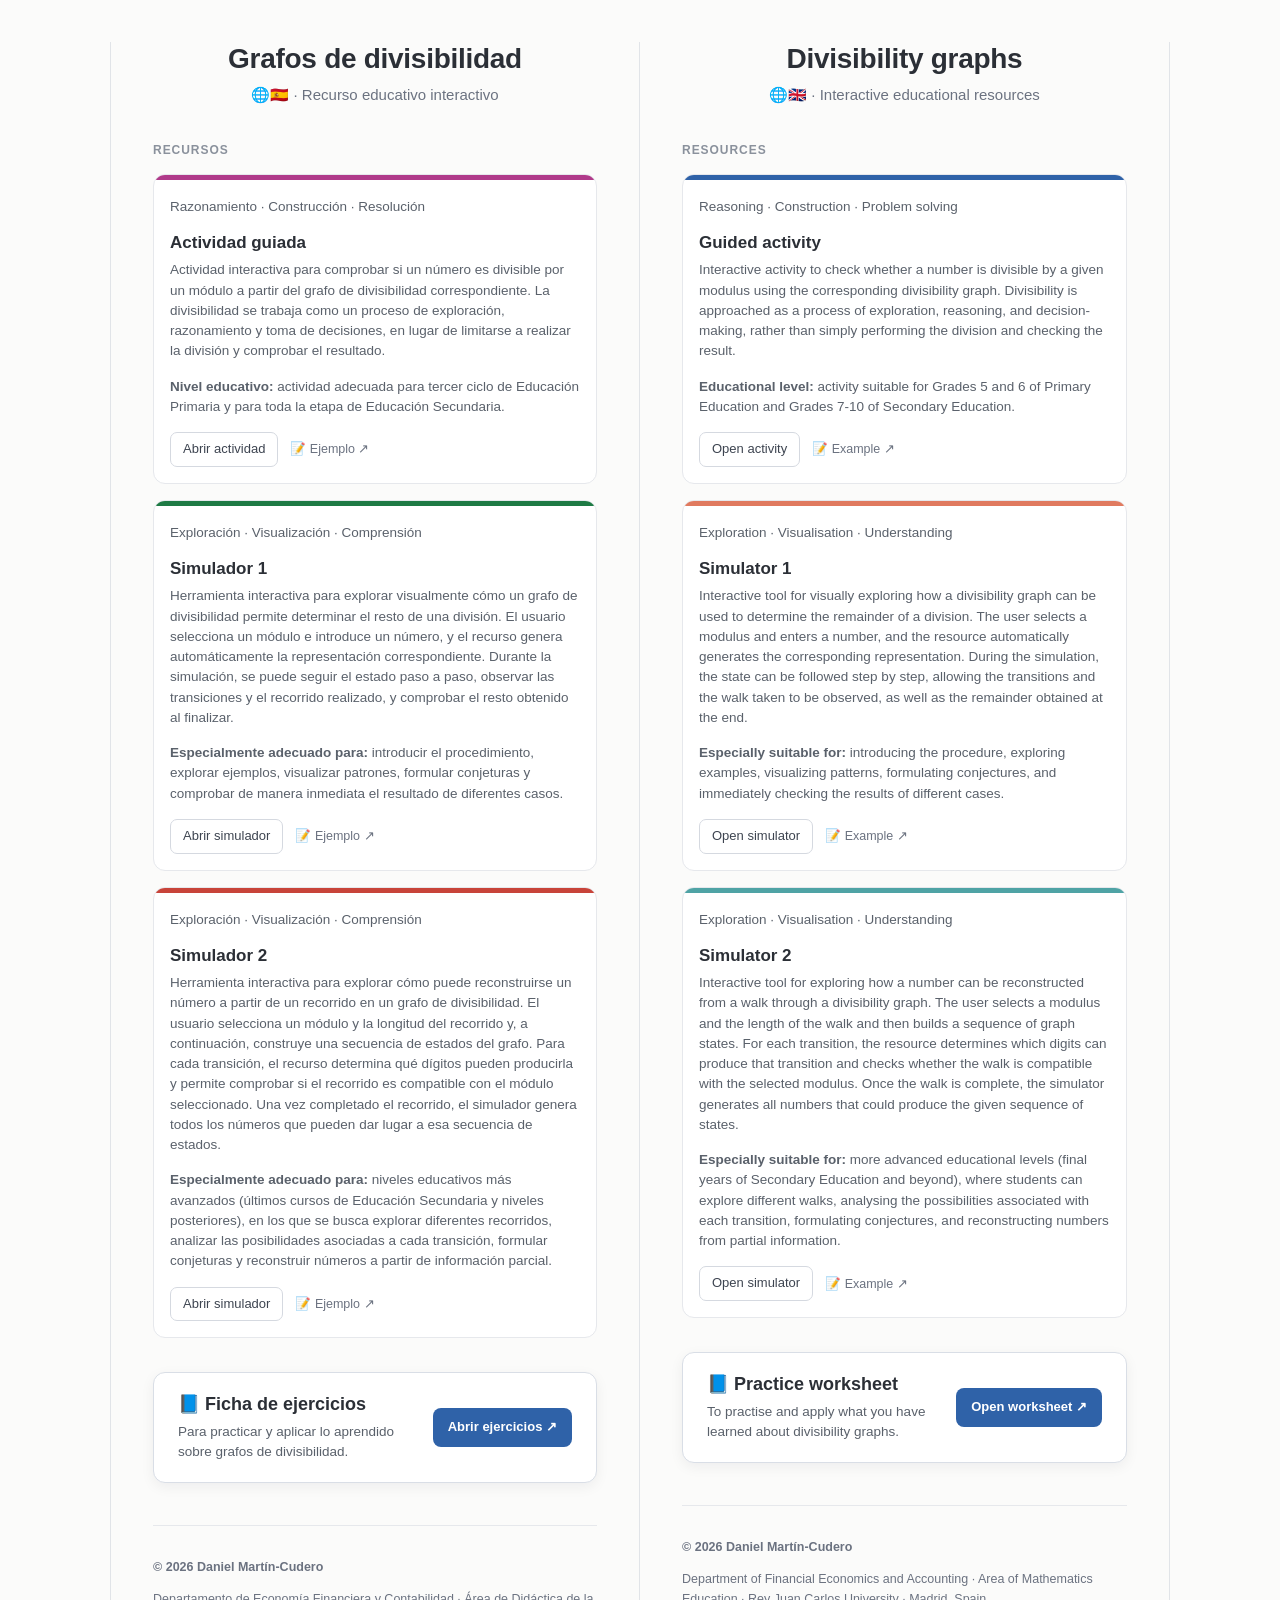
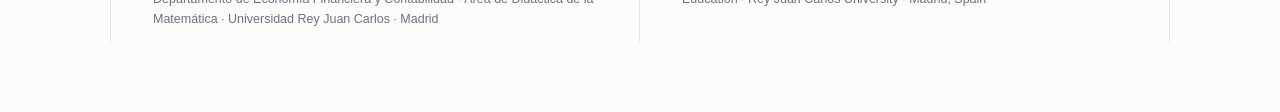
<file: index.html>
<!DOCTYPE html>

<html lang="es">

<head>
  <meta charset="utf-8">
  <meta name="viewport" content="width=device-width, initial-scale=1">
  <title>Recursos interactivos · Interactive resources</title>

  <style>

    * {
      box-sizing: border-box;
    }

    html, body {
      margin: 0;
    }

    body {
      font: 15px/1.6 -apple-system, BlinkMacSystemFont,
            "Segoe UI", Roboto, Helvetica, Arial, sans-serif;
      color: #2b2f36;
      background: #fbfbfa;
    }

    .envoltorio {
      max-width: 1100px;
      margin: 0 auto;
      padding: 42px 20px 70px;
    }

    /* =========================================
       CONTENEDOR DE LAS DOS VERSIONES
       ========================================= */

    .versiones {
      display: grid;
      grid-template-columns: 1fr 1fr;
    }

    /* =========================================
       CADA VERSIÓN
       ========================================= */

    .version {
      padding: 0 42px;
    }

    .version-es {
      border-left: 1px solid #e1e4e8;
      border-right: 1px solid #e1e4e8;
     }

    .version-en {
      border-right: 1px solid #e1e4e8;
     }

    /* =========================================
       CABECERA
       ========================================= */

    .cabecera {
      text-align: center;
      margin-bottom: 34px;
    }

    .cabecera h1 {
      font-size: 28px;
      line-height: 1.2;
      margin: 0 0 7px;
      letter-spacing: -0.01em;
    }

    .cabecera .sub {
      color: #6b7280;
      font-size: 15px;
      margin: 0 0 20px;
      text-align: center;
    }

    .cabecera p {
      max-width: 65ch;
      margin: 0 auto;
      color: #4f5661;
      text-align: left;
    }

    /* =========================================
       TÍTULO DE RECURSOS
       ========================================= */

    .titulo-recursos {
      font-size: 12px;
      text-transform: uppercase;
      letter-spacing: .08em;
      color: #8a919c;
      font-weight: 600;
      margin: 0 0 14px;
    }

    /* =========================================
       TARJETAS
       ========================================= */

    .rejilla {
      display: grid;
      grid-template-columns: 1fr;
      gap: 16px;
    }

    .tarjeta {
      background: #fff;
      border: 1px solid #e6e8ec;
      border-radius: 12px;
      overflow: hidden;
      display: flex;
      flex-direction: column;
      transition: box-shadow .15s, transform .15s;
    }

    .tarjeta:hover {
      box-shadow: 0 8px 26px rgba(20,25,35,.10);
      transform: translateY(-2px);
    }

    /* =========================================
       BARRA DE COLOR
       ========================================= */

    .banda {
      height: 5px;
      flex-shrink: 0;
    }

    /* =========================================
       CUERPO
       ========================================= */

    .cuerpo {
      padding: 17px 16px 16px;
      display: flex;
      flex-direction: column;
      flex: 1;
    }

    .cuerpo h3 {
      margin: 0 0 7px;
      font-size: 17px;
      line-height: 1.25;
    }

    .cuerpo p {
      margin: 0 0 15px;
      font-size: 13.5px;
      line-height: 1.5;
      color: #5a616b;
      flex: 1;
    }

   .cuerpo h3 a {
      color: inherit;
      text-decoration: none;
      transition: color .15s;
    }

    .cuerpo h3 a:hover {
      color: #2f62a8;
    }

    /* =========================================
       ENLACES
       ========================================= */

    .enlaces {
      display: flex;
      align-items: center;
      gap: 12px;
      flex-wrap: wrap;
    }

    .abrir {
      display: inline-block;
      font-size: 13px;
      padding: 6px 12px;
      border: 1px solid #d5d9e0;
      border-radius: 7px;
      background: #fff;
      color: #3d4450;
      text-decoration: none;
    }

    .abrir:hover {
      background: #f0f2f5;
    }

    .ficha-ejercicios {
      transition: box-shadow .15s, transform .15s;
    }

    .ficha-ejercicios:hover {
      box-shadow: 0 8px 26px rgba(20,25,35,.10);
      transform: translateY(-2px);
    }

    .titulo-ficha {
      color: #2b2f36 !important;
      text-decoration: none;
      transition: color .15s;
    }

    .titulo-ficha:hover {
      color: #2f62a8 !important;
    }

    .boton-ficha {
      transition: background .15s;
    }

    .boton-ficha:hover {
      background: #254f87 !important;
    }

    .ficha {
      font-size: 12.5px;
      color: #6b7280;
      text-decoration: none;
    }

    .ficha:hover {
      color: #2f62a8;
      text-decoration: underline;
    }

    /* =========================================
       PIE
       ========================================= */

    .pie {
      margin-top: 42px;
      padding-top: 18px;
      border-top: 1px solid #e6e8ec;
      font-size: 12.5px;
      color: #6b7280;
      text-align: left;
      width: 100%;
    }

    /* =========================================
       MÓVILES
       ========================================= */

    @media (max-width: 900px) {

      .versiones {
        grid-template-columns: 1fr;
      }

      .version {
        padding: 0;
      }

     .version-es {
       border-left: none;
       border-right: none;
       border-bottom: 1px solid #e1e4e8;
       padding-bottom: 40px;
       margin-bottom: 40px;
     }

     .version-en {
       border-right: none;
     }

     .cabecera h1 {
       font-size: 26px;
     }

     .envoltorio {
       padding: 30px 18px 50px;
     }
  }

  </style>

</head>

<body>

<div class="envoltorio">

<div class="versiones">

<!-- ================================================= -->
<!-- VERSIÓN EN ESPAÑOL                                -->
<!-- ================================================= -->

<section class="version version-es">

  <!-- CABECERA -->

  <header class="cabecera">

    <h1>
      Grafos de divisibilidad
    </h1>

    <p class="sub">
      🌐🇪🇸 · Recurso educativo interactivo
    </p>

  </header>

  <!-- RECURSOS -->

  <h2 class="titulo-recursos">
    Recursos
  </h2>

  <div class="rejilla">

    <!-- ================================================= -->
    <!-- ACTIVIDAD GUIADA -->
    <!-- ================================================= -->

    <article class="tarjeta">

      <div
        class="banda"
        style="background:#b03a8a"
      ></div>

      <div class="cuerpo">

        <p class="etiqueta">
          Razonamiento · Construcción · Resolución
        </p>

        <h3>
	  <a href="guided-activity/activity-es.html">
          Actividad guiada
	  </a>
        </h3>

        <p>
          Actividad interactiva para comprobar si un número es divisible
	  por un módulo a partir del grafo de divisibilidad correspondiente.
	  La divisibilidad se trabaja como un proceso de exploración,
          razonamiento y toma de decisiones, en lugar de limitarse a 
	  realizar la división y comprobar el resultado.
        </p>

        <p>
          <strong>Nivel educativo:</strong>
          actividad adecuada para  tercer ciclo de Educación Primaria y para
	  toda la etapa de Educación Secundaria.
        </p>

        <div class="enlaces">

          <a
            class="abrir"
            href="guided-activity/activity-es.html"
          >
            Abrir actividad
          </a>

          <a
            class="ficha"
            href="materials/example-guided-activity-es.pdf"
            target="_blank"
            rel="noopener"
          >
            📝 Ejemplo ↗
          </a>

        </div>

      </div>

    </article>

    <!-- ================================================= -->
    <!-- SIMULADOR 1-->
    <!-- ================================================= -->

    <article class="tarjeta">

      <div
        class="banda"
        style="background:#1e7a44"
      ></div>

      <div class="cuerpo">

        <p class="etiqueta">
          Exploración · Visualización · Comprensión
        </p>

        <h3>
          <a href="simulator/activity-simulator/activity-simulator-es.html">
	  Simulador 1
	  </a>
        </h3>

        <p>
          Herramienta interactiva para explorar visualmente cómo un 
	  grafo de divisibilidad permite determinar el resto de una
	  división. El usuario selecciona un módulo e introduce un número,
	  y el recurso genera automáticamente la representación correspondiente.
	  Durante la simulación, se puede seguir el estado paso a paso, observar
	  las transiciones y el recorrido realizado, y comprobar el resto obtenido
	  al finalizar.
        </p>

        <p>
          <strong>Especialmente adecuado para:</strong>
          introducir el procedimiento, explorar ejemplos, visualizar
          patrones, formular conjeturas y comprobar de manera inmediata
          el resultado de diferentes casos.
        </p>

        <div class="enlaces">

          <a
            class="abrir"
            href="simulator/activity-simulator/activity-simulator-es.html"
          >
            Abrir simulador
          </a>

          <a
            class="ficha"
            href="materials/example-activity-simulator-es.pdf"
            target="_blank"
            rel="noopener"
          >
            📝 Ejemplo ↗
          </a>

        </div>

      </div>

    </article>

    <!-- ================================================= -->
    <!-- SIMULADOR 2-->
    <!-- ================================================= -->

    <article class="tarjeta">

      <div
        class="banda"
        style="background:#c8443a"
      ></div>

      <div class="cuerpo">

        <p class="etiqueta">
          Exploración · Visualización · Comprensión
        </p>

        <h3>
          <a href="simulator/reconstruction-simulator/reconstruction-es.html">
	  Simulador 2
	  </a>
        </h3>

        <p>
          Herramienta interactiva para explorar cómo puede reconstruirse un número
	  a partir de un recorrido en un grafo de divisibilidad. El usuario selecciona
 	  un módulo y la longitud del recorrido y, a continuación, construye una
	  secuencia de estados del grafo. Para cada transición, el recurso determina 
	  qué dígitos pueden producirla y permite comprobar si el recorrido es compatible
	  con el módulo seleccionado. Una vez completado el recorrido, el simulador genera
	  todos los números que pueden dar lugar a esa secuencia de estados.
        </p>

        <p>
          <strong>Especialmente adecuado para:</strong>
          niveles educativos más avanzados (últimos cursos de Educación Secundaria y niveles
	  posteriores), en los que se busca explorar diferentes recorridos, analizar las
	  posibilidades asociadas a cada transición, formular conjeturas y reconstruir números
	  a partir de información parcial.
        </p>

        <div class="enlaces">

          <a
            class="abrir"
            href="simulator/reconstruction-simulator/reconstruction-es.html"
          >
            Abrir simulador
          </a>

          <a
            class="ficha"
            href="materials/example-reconstruction-es.pdf"
            target="_blank"
            rel="noopener"
          >
            📝 Ejemplo ↗
          </a>

        </div>

      </div>

    </article>

  </div>

  <!-- ========================================= -->
  <!-- FICHA DE EJERCICIOS                        -->
  <!-- ========================================= -->

  <section
    class="ficha-ejercicios"
    style="
      margin-top:34px;
      padding:20px 24px;
      border-radius:12px;
      background:#ffffff;
      border:1px solid #d9dee6;
      box-shadow:0 4px 14px rgba(20,25,35,.06);
      display:flex;
      align-items:center;
      justify-content:space-between;
      gap:24px;
    "
  >

    <div style="flex:1;">

      <h3
        style="
          margin:0 0 5px;
          font-size:18px;
          line-height:1.3;
          color:#2b2f36;
        "
      >
	<a
	  class="titulo-ficha"
	  href="materials/worksheet-es.pdf"
	  target="_blank"
	  rel="noopener"
	  style="color:inherit; text-decoration:none;"
	>
          📘 Ficha de ejercicios
	</a>
      </h3>

      <p
        style="
          margin:0;
          font-size:13.5px;
          line-height:1.5;
          color:#5a616b;
        "
      >
        Para practicar y aplicar lo aprendido sobre
	grafos de divisibilidad.
      </p>

    </div>

    <a
      class="boton-ficha"
      href="materials/worksheet-es.pdf"
      target="_blank"
      rel="noopener"
      style="
        display:inline-flex;
        align-items:center;
        gap:7px;
        flex-shrink:0;
        padding:9px 15px;
        border-radius:8px;
        background:#2f62a8;
        color:#fff;
        text-decoration:none;
        font-size:13px;
        font-weight:600;
      "
    >
      Abrir ejercicios ↗
    </a>

  </section>

  <!-- PIE -->

  <footer class="pie">

    <p>
      <strong>© 2026 Daniel Martín-Cudero</strong>
    </p>

    <p>
      Departamento de Economía Financiera y Contabilidad ·
      Área de Didáctica de la Matemática ·
      Universidad Rey Juan Carlos · Madrid
    </p>

  </footer>

</section>

<!-- ================================================= -->
<!-- ENGLISH VERSION                                   -->
<!-- ================================================= -->

<section class="version version-en">

  <!-- HEADER -->

  <header class="cabecera">

    <h1>
      Divisibility graphs
    </h1>

    <p class="sub">
      🌐🇬🇧 · Interactive educational resources
    </p>

  </header>

  <!-- RESOURCES -->

  <h2 class="titulo-recursos">
    Resources
  </h2>

  <div class="rejilla">

    <!-- ================================================= -->
    <!-- GUIDED ACTIVITY -->
    <!-- ================================================= -->

    <article class="tarjeta">

      <div
        class="banda"
        style="background:#2f62a8"
      ></div>

      <div class="cuerpo">

        <p class="etiqueta">
          Reasoning · Construction · Problem solving
        </p>

        <h3>
          <a href="guided-activity/activity-en.html">
	  Guided activity
	  </a>
        </h3>

	<p>
  	  Interactive activity to check whether a number is divisible
  	  by a given modulus using the corresponding divisibility graph.
  	  Divisibility is approached as a process of exploration,
  	  reasoning, and decision-making, rather than simply performing
  	  the division and checking the result.
	</p>

	<p>
  	  <strong>Educational level:</strong> activity suitable for Grades
  	  5 and 6 of Primary Education and Grades 7-10 of Secondary Education.
	</p>

        <div class="enlaces">

          <a
            class="abrir"
            href="guided-activity/activity-en.html"
          >
            Open activity
          </a>

          <a
            class="ficha"
            href="materials/example-guided-activity-en.pdf"
            target="_blank"
            rel="noopener"
          >
            📝 Example ↗
          </a>

        </div>

      </div>

    </article>

    <!-- ================================================= -->
    <!-- SIMULATOR 1-->
    <!-- ================================================= -->

    <article class="tarjeta">

      <div
        class="banda"
        style="background:#e07a5f"
      ></div>

      <div class="cuerpo">

        <p class="etiqueta">
          Exploration · Visualisation · Understanding
        </p>

        <h3>
          <a href="simulator/activity-simulator/activity-simulator-en.html">
	  Simulator 1
	  </a>
        </h3>

	<p> 
  	  Interactive tool for visually exploring how a divisibility graph can 
  	  be used to determine the remainder of a division. The user selects a 
 	  modulus and enters a number, and the resource automatically generates 
  	  the corresponding representation. During the simulation, the state can 
  	  be followed step by step, allowing the transitions and the walk taken 
          to be observed, as well as the remainder obtained at the end.
	</p> 

	<p> 
  	  <strong>Especially suitable for:</strong> 
  	  introducing the procedure, exploring examples, visualizing patterns, 
  	  formulating conjectures, and immediately checking the results of 
  	  different cases.
        </p>

        <div class="enlaces">

          <a
            class="abrir"
            href="simulator/activity-simulator/activity-simulator-en.html"
          >
            Open simulator
          </a>

          <a
            class="ficha"
            href="materials/example-activity-simulator-en.pdf"
            target="_blank"
            rel="noopener"
          >
            📝 Example ↗
          </a>

        </div>

      </div>

    </article>

    <!-- ================================================= -->
    <!-- SIMULATOR 2-->
    <!-- ================================================= -->

    <article class="tarjeta">

      <div
        class="banda"
        style="background:#4fa3a5"
      ></div>

      <div class="cuerpo">

        <p class="etiqueta">
          Exploration · Visualisation · Understanding
        </p>

        <h3>
          <a href="simulator/reconstruction-simulator/reconstruction-en.html">
	  Simulator 2
	  </a>
        </h3>

	<p> 
  	  Interactive tool for exploring how a number can be reconstructed from a
	  walk through a divisibility graph. The user selects a modulus and the length
	  of the walk and then builds a sequence of graph states. For each transition,
	  the resource determines which digits can produce that transition and checks
	  whether the walk is compatible with the selected modulus. Once the walk is
	  complete, the simulator generates all numbers that could produce the given
	  sequence of states.
	</p> 

	<p> 
  	  <strong>Especially suitable for:</strong> 
  	  more advanced educational levels (final years of Secondary Education and beyond),
	  where students can explore different walks, analysing the possibilities associated
	  with each transition, formulating conjectures, and reconstructing numbers from
	  partial information.
        </p>

        <div class="enlaces">

          <a
            class="abrir"
            href="simulator/reconstruction-simulator/reconstruction-en.html"
          >
            Open simulator
          </a>

          <a
            class="ficha"
            href="materials/example-reconstruction-en.pdf"
            target="_blank"
            rel="noopener"
          >
            📝 Example ↗
          </a>

        </div>

      </div>

    </article>

  </div>

  <!-- ========================================= -->
  <!-- FICHA DE EJERCICIOS                        -->
  <!-- ========================================= -->

  <section
    class="ficha-ejercicios"
    style="
      margin-top:34px;
      padding:20px 24px;
      border-radius:12px;
      background:#ffffff;
      border:1px solid #d9dee6;
      box-shadow:0 4px 14px rgba(20,25,35,.06);
      display:flex;
      align-items:center;
      justify-content:space-between;
      gap:24px;
    "
  >

    <div style="flex:1;">

      <h3
        style="
          margin:0 0 5px;
          font-size:18px;
          line-height:1.3;
          color:#2b2f36;
        "
      >
	<a
	  class="titulo-ficha"
	  href="materials/worksheet-es.pdf"
	  target="_blank"
	  rel="noopener"
	  style="color:inherit; text-decoration:none;"
	>
          📘 Practice worksheet
	</a>
      </h3>

      <p
        style="
          margin:0;
          font-size:13.5px;
          line-height:1.5;
          color:#5a616b;
        "
      >
        To practise and apply what you have learned about
	divisibility graphs.
      </p>

    </div>

    <a
      class="boton-ficha"
      href="materials/worksheet-en.pdf"
      target="_blank"
      rel="noopener"
      style="
        display:inline-flex;
        align-items:center;
        gap:7px;
        flex-shrink:0;
        padding:9px 15px;
        border-radius:8px;
        background:#2f62a8;
        color:#fff;
        text-decoration:none;
        font-size:13px;
        font-weight:600;
      "
    >
      Open worksheet ↗
    </a>

  </section>

  <!-- FOOTER -->

  <footer class="pie">

    <p>
      <strong>© 2026 Daniel Martín-Cudero</strong>
    </p>

    <p>
      Department of Financial Economics and Accounting ·
      Area of Mathematics Education ·
      Rey Juan Carlos University · Madrid, Spain
    </p>

  </footer>

</section>

</div>

</div>

</body>

</html>
</file>
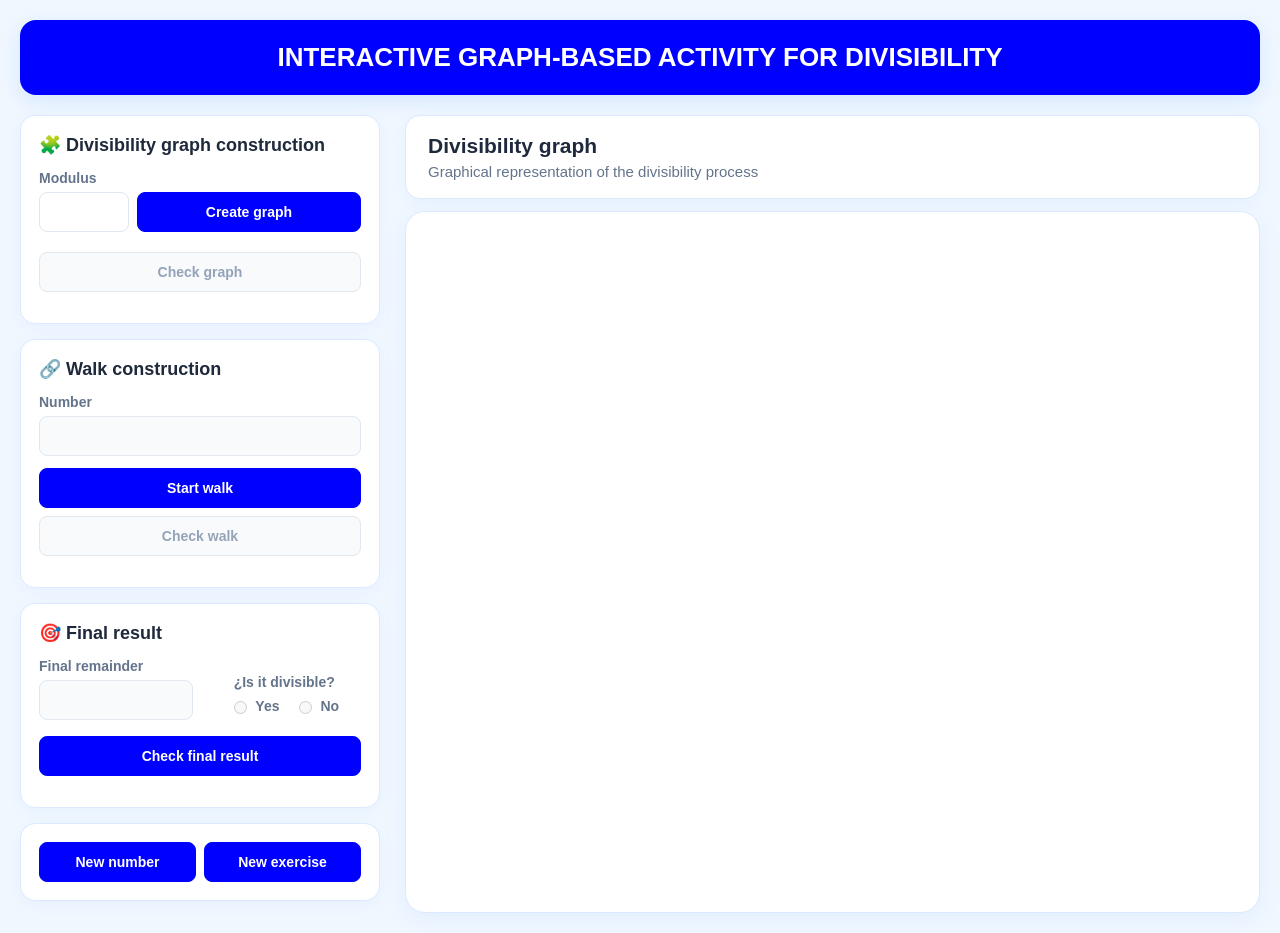
<file: guided-activity/activity-en.html>
<!DOCTYPE html>

<html lang="es">

<head>
    <meta charset="UTF-8">
    <meta name="viewport" content="width=device-width, initial-scale=1.0">
    <title>
        Interactive graph-based activit for divisibility
    </title>
<link rel="stylesheet" href="style_activity.css">
</head>

<body>

    <!-- =====================================================
         TTITLE
        ===================================================== -->

    <h1>
        INTERACTIVE GRAPH-BASED ACTIVITY FOR DIVISIBILITY
    </h1>
    <div id="principal">

        <!-- =================================================
             LEFT
             ================================================= -->

        <div id="controles">

            <!-- =============================================
                 PHASE 1
                 ============================================= -->

            <div class="tarjeta">
                <h2>
                    🧩 Divisibility graph construction
                </h2>
                <div class="campo">
                    <label for="modulo">
                        Modulus
                    </label>
                    <div class="moduloFila">
                        <input
                            id="modulo"
                            type="number"
                            min="2"
                            max="20"
                            value=""
                        >
                        <button onclick="crearGrafo()">
                            Create graph
                        </button>
                    </div>
                </div>
                <button
                    id="botonComprobarGrafo"
                    onclick="comprobarGrafo()"
                    disabled
                >
                    Check graph
                </button>
                <div id="resultadoGrafo"></div>
            </div>

            <!-- =============================================
                 PHASE 2
                 ============================================= -->

            <div class="tarjeta">
                <h2>
                    🔗 Walk construction
                </h2>
                <div class="campo">
                    <label for="numero">
                        Number
                    </label>
                    <input
                        id="numero"
                        value=""
                        disabled
                        oninput="activarNuevoNumero()"
                    >
                </div>
                <button
                    id="botonRecorrido"
                    onclick="iniciarRecorrido()"
                    disabled
                >
                    Start walk
                </button>
                <button
                    id="botonComprobarRecorrido"
                    onclick="comprobarRecorrido()"
                    disabled
                >
                    Check walk
                </button>
                <div id="resultadoRecorrido"></div>
            </div>

            <!-- =============================================
                 PHASE 3
                 ============================================= -->

            <div class="tarjeta">
                <h2>
                    🎯 Final result
                </h2>
                <div class="resultadoFila">
                    <div class="campo">
                        <label for="restoFinal">
                            Final remainder
                        </label>
                        <input
                            id="restoFinal"
                            type="number"
                            min="0"
                            disabled
                            oninput="comprobarDatosFinales()"
                        >
                    </div>
                    <div class="campo">
                        <label>
                            ¿Is it divisible?
                        </label>
                        <div class="radios">
                            <label>
                                <input
                                    type="radio"
                                    name="divisible"
                                    value="si"
                                    disabled
                                    onclick="comprobarDatosFinales()"
                                >
                                Yes
                            </label>
                            <label>
                                <input
                                    type="radio"
                                    name="divisible"
                                    value="no"
                                    disabled
                                    onclick="comprobarDatosFinales()"
                                >
                                No
                            </label>
                        </div>
                    </div>
                </div>
                <button
                    id="botonResultadoFinal"
                    onclick="comprobarResultadoFinal()"
                    disabled
                >
                    Check final result
                </button>
                <div id="resultadoFinal"></div>
            </div>

            <!-- =============================================
                 FINAL BUTTONS
                 ============================================= -->

            <div class="tarjeta">
                <div class="botonesFinales">
                    <button
                        id="botonNuevoNumero"
                        onclick="nuevoNumero()"
                        disabled
                    >
                        New number
                    </button>
                    <button
                        onclick="nuevoEjercicio()"
                        class="botonNuevoEjercicio"
                    >
                        New exercise
                    </button>
                </div>
            </div>
        </div>

        <!-- =================================================
             RIGHT: GRAPH
             ================================================= -->

        <div id="zonaGrafo">
            <div id="cabeceraGrafo">
                <h2>
                    Divisibility graph
                </h2>
            	<p>
                    Graphical representation of the divisibility process
            	</p>
            </div>
            <div id="cuadroGrafo">
                <svg
                    id="grafo"
                    width="700"
                    height="700"
                >
                </svg>
            </div>
        </div>
    </div>
    <script src="activity-script-en.js"></script>
</body>

</html>
</file>
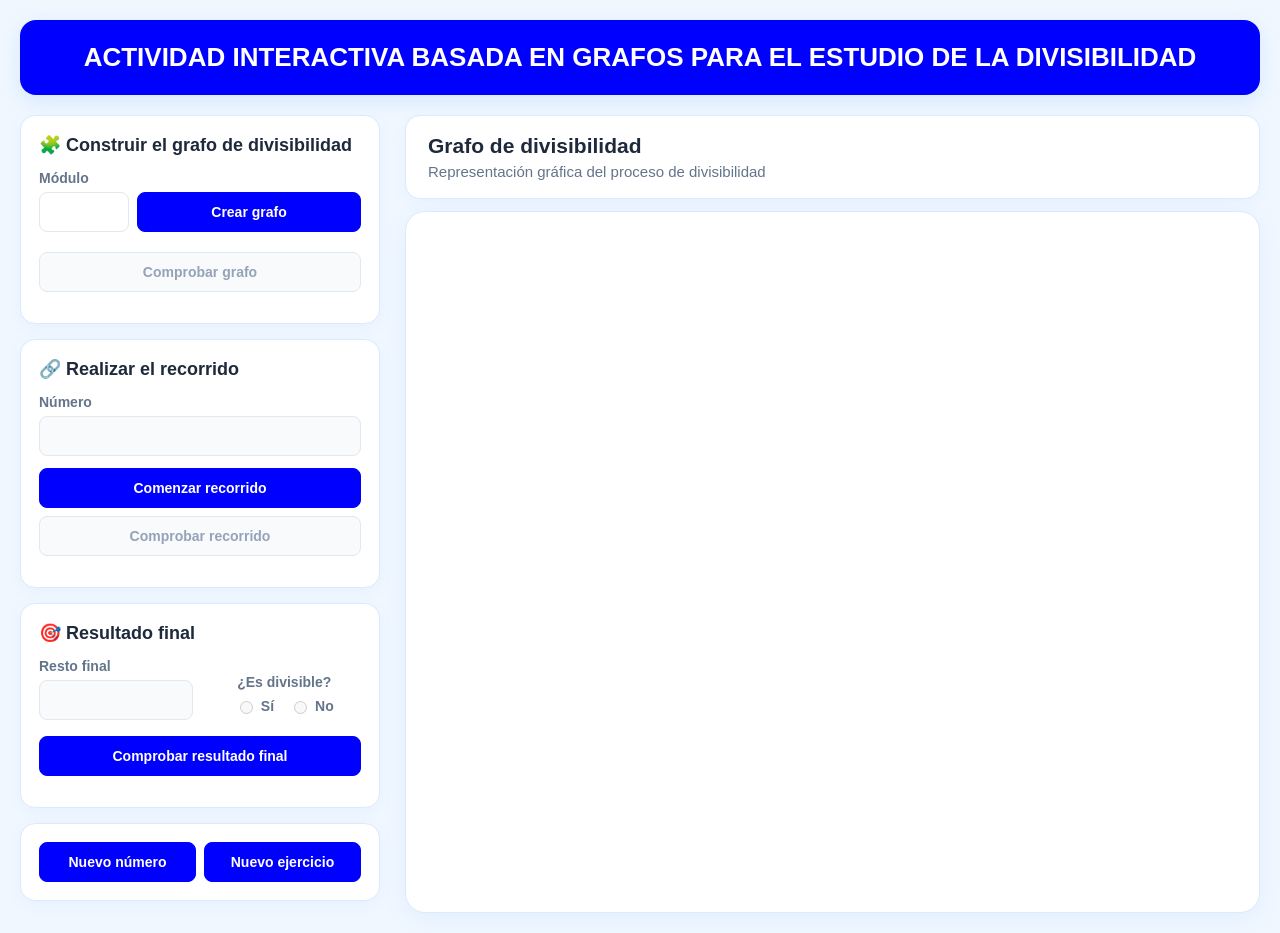
<file: guided-activity/activity-es.html>
<!DOCTYPE html>

<html lang="es">

<head>
    <meta charset="UTF-8">
    <meta name="viewport" content="width=device-width, initial-scale=1.0">
    <title>
        Actividad interactiva basada en grafos para el estudio de la divisibilidad
    </title>
<link rel="stylesheet" href="style_activity.css">
</head>

<body>

    <!-- =====================================================
         TÍTULO
        ===================================================== -->

    <h1>
        ACTIVIDAD INTERACTIVA BASADA EN GRAFOS PARA EL ESTUDIO DE LA DIVISIBILIDAD
    </h1>
    <div id="principal">

        <!-- =================================================
             IZQUIERDA
             ================================================= -->

        <div id="controles">

            <!-- =============================================
                 FASE 1
                 ============================================= -->

            <div class="tarjeta">
                <h2>
                    🧩 Construir el grafo de divisibilidad
                </h2>
                <div class="campo">
                    <label for="modulo">
                        Módulo
                    </label>
                    <div class="moduloFila">
                        <input
                            id="modulo"
                            type="number"
                            min="2"
                            max="20"
                            value=""
                        >
                        <button onclick="crearGrafo()">
                            Crear grafo
                        </button>
                    </div>
                </div>
                <button
                    id="botonComprobarGrafo"
                    onclick="comprobarGrafo()"
                    disabled
                >
                    Comprobar grafo
                </button>
                <div id="resultadoGrafo"></div>
            </div>

            <!-- =============================================
                 FASE 2
                 ============================================= -->

            <div class="tarjeta">
                <h2>
                    🔗 Realizar el recorrido
                </h2>
                <div class="campo">
                    <label for="numero">
                        Número
                    </label>
                    <input
                        id="numero"
                        value=""
                        disabled
                        oninput="activarNuevoNumero()"
                    >
                </div>
                <button
                    id="botonRecorrido"
                    onclick="iniciarRecorrido()"
                    disabled
                >
                    Comenzar recorrido
                </button>
                <button
                    id="botonComprobarRecorrido"
                    onclick="comprobarRecorrido()"
                    disabled
                >
                    Comprobar recorrido
                </button>
                <div id="resultadoRecorrido"></div>
            </div>

            <!-- =============================================
                 FASE 3
                 ============================================= -->

            <div class="tarjeta">
                <h2>
                    🎯 Resultado final
                </h2>
                <div class="resultadoFila">
                    <div class="campo">
                        <label for="restoFinal">
                            Resto final
                        </label>
                        <input
                            id="restoFinal"
                            type="number"
                            min="0"
                            disabled
                            oninput="comprobarDatosFinales()"
                        >
                    </div>
                    <div class="campo">
                        <label>
                            ¿Es divisible?
                        </label>
                        <div class="radios">
                            <label>
                                <input
                                    type="radio"
                                    name="divisible"
                                    value="si"
                                    disabled
                                    onclick="comprobarDatosFinales()"
                                >
                                Sí
                            </label>
                            <label>
                                <input
                                    type="radio"
                                    name="divisible"
                                    value="no"
                                    disabled
                                    onclick="comprobarDatosFinales()"
                                >
                                No
                            </label>
                        </div>
                    </div>
                </div>
                <button
                    id="botonResultadoFinal"
                    onclick="comprobarResultadoFinal()"
                    disabled
                >
                    Comprobar resultado final
                </button>
                <div id="resultadoFinal"></div>
            </div>

            <!-- =============================================
                 BOTONES FINALES
                 ============================================= -->

            <div class="tarjeta">
                <div class="botonesFinales">
                    <button
                        id="botonNuevoNumero"
                        onclick="nuevoNumero()"
                        disabled
                    >
                        Nuevo número
                    </button>
                    <button
                        onclick="nuevoEjercicio()"
                        class="botonNuevoEjercicio"
                    >
                        Nuevo ejercicio
                    </button>
                </div>
            </div>
        </div>

        <!-- =================================================
             DERECHA: GRAFO
             ================================================= -->

        <div id="zonaGrafo">
            <div id="cabeceraGrafo">
                <h2>
                    Grafo de divisibilidad
                </h2>
            	<p>
                    Representación gráfica del proceso de divisibilidad
            	</p>
            </div>
            <div id="cuadroGrafo">
                <svg
                    id="grafo"
                    width="700"
                    height="700"
                >
                </svg>
            </div>
        </div>
    </div>
    <script src="activity-script-es.js"></script>
</body>

</html>
</file>
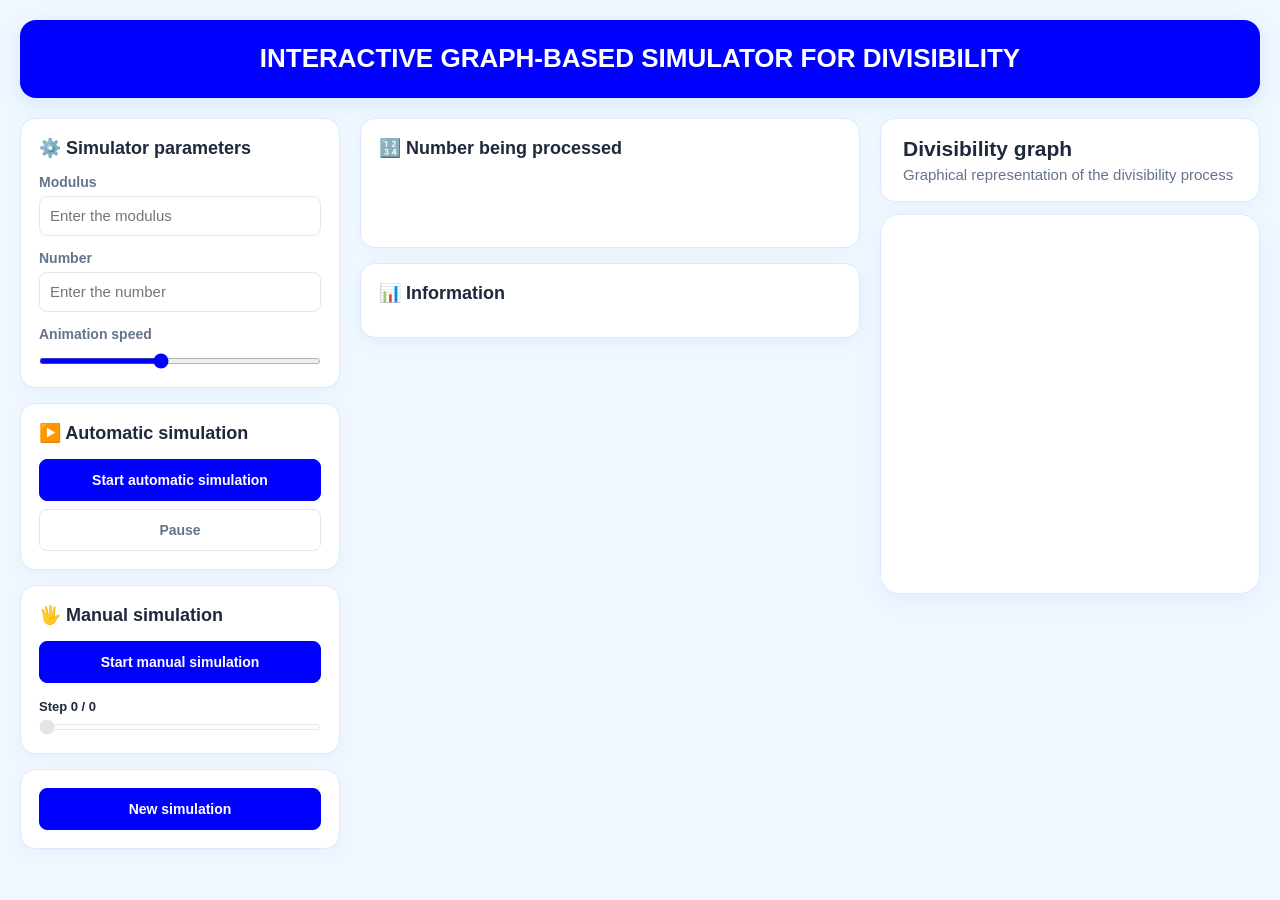
<file: simulator/activity-simulator/activity-simulator-en.html>
<!DOCTYPE html>
<html lang="en">

<head>
    <meta charset="UTF-8">
    <meta name="viewport" content="width=device-width, initial-scale=1.0">
    <title>Divisibility simulator</title>
    <link rel="stylesheet" href="style-activity-simulator.css">
</head>

<body>

<!-- =====================================================
     TITLE
====================================================== -->

<h1>
    INTERACTIVE GRAPH-BASED SIMULATOR FOR DIVISIBILITY
</h1>

<!-- =====================================================
     MAIN STRUCTURE
     
     LEFT | CENTER | RIGHT
====================================================== -->

<div id="principal">

    <!-- =================================================
         COLUMN 1
         PARAMETERS AND CONTROLS
    ================================================== -->

    <div id="columnaIzquierda">

        <!-- =============================================
             PARAMETERS
        ============================================== -->

        <div class="tarjeta">
            <h2>
                ⚙️ Simulator parameters
            </h2>
            <div class="campo">
                <label for="modulo">
                    Modulus
                </label>
                <input
                    id="modulo"
                    type="number"
                    min="2"
                    max="20"
                    placeholder="Enter the modulus"
                >
            </div>
            <div class="campo">
                <label for="numero">
                    Number
                </label>
                <input
                    id="numero"
                    type="number"
                    min="0"
                    placeholder="Enter the number"
                >
            </div>
            <div class="campo">
                <label for="velocidad">
                    Animation speed
                </label>
                <input
                    id="velocidad"
                    type="range"
                    min="100"
                    max="1500"
                    value="700"
                >
            </div>
        </div>

        <!-- =============================================
             AUTOMATIC SIMULATION
        ============================================== -->

        <div class="tarjeta">
            <h2>
                ▶️ Automatic simulation
            </h2>
            <button
                id="botonIniciar"
                onclick="iniciarDesdeCero()"
            >
                Start automatic simulation
            </button>
            <button
                id="pausa"
                onclick="pausaReanudar()"
            >
                Pause
            </button>
        </div>

        <!-- =============================================
             MANUAL SIMULATION
        ============================================== -->

        <div class="tarjeta">
            <h2>
                🖐️ Manual simulation
            </h2>
            <button
                id="botonManual"
                onclick="iniciarManual()"
            >
                Start manual simulation
            </button>
            <div class="campo">
                <div id="textoPasoManual">
                    Step 0 / 0
                </div>
                <input
                    id="pasoManual"
                    type="range"
                    min="0"
                    max="0"
                    value="0"
                    step="1"
                    disabled
                >
            </div>
        </div>

        <!-- =============================================
             NEW SIMULATION
        ============================================== -->

        <div class="tarjeta">
            <button
                id="botonnuevaSimulacion"
                onclick="nuevaSimulacion()"
            >
                New simulation
            </button>
        </div>
    </div>

    <!-- =================================================
         COLUMN 2
         NUMBER IN PROCESS + INFORMATION
    ================================================== -->

    <div id="columnaCentro">

        <!-- =============================================
             NUMBER IN PROCESS
        ============================================== -->

        <div class="tarjeta tarjeta-numero">
            <h2>
                🔢 Number being processed
            </h2>
            <div id="numeroAnimado">
            </div>
            <div id="calculoAnimado" style="display: none;">
            </div>
        </div>

        <!-- =============================================
             INFORMATION
        ============================================== -->

        <div
            id="contenedorInfo"
            class="tarjeta tarjeta-informacion"
        >
            <h2>
                📊 Information
            </h2>
            <div
                id="informacion"
                class="panel-info"
                style="display: none;"
            >
            </div>
        </div>
    </div>

    <!-- =================================================
         COLUMN 3
         GRAPH
    ================================================== -->

    <div id="columnaDerecha">

        <!-- =============================================
             GRAPH HEADER
        ============================================== -->

        <div id="cabeceraGrafo">
            <h2>
                Divisibility graph
            </h2>
            <p>
                Graphical representation of the divisibility process
            </p>
        </div>

        <!-- =============================================
             GRAPH
        ============================================== -->

        <div id="cuadroGrafo">
            <svg
                id="grafo"
                viewBox="0 0 700 700"
                preserveAspectRatio="xMidYMid meet"
            >
                <defs>

                    <!-- =================================
                         GRAY ARROW
                    ================================== -->

                    <marker
                        id="flechaGris"
                        markerWidth="7"
                        markerHeight="7"
                        refX="6"
                        refY="3.5"
                        orient="auto"
                    >
                        <path
                            d="M0,0 L0,7 L7,3.5 z"
                            fill="gray"
                        />
                    </marker>

                    <!-- =================================
                         BLUE ARROW
                    ================================== -->

                    <marker
                        id="flechaAzul"
                        markerWidth="7"
                        markerHeight="7"
                        refX="6"
                        refY="3.5"
                        orient="auto"
                    >
                        <path
                            d="M0,0 L0,7 L7,3.5 z"
                            fill="blue"
                        />
                    </marker>

                    <!-- =================================
                         RED ARROW
                    ================================== -->

                    <marker
                        id="flechaRoja"
                        markerWidth="7"
                        markerHeight="7"
                        refX="6"
                        refY="3.5"
                        orient="auto"
                    >
                        <path
                            d="M0,0 L0,7 L7,3.5 z"
                            fill="red"
                        />
                    </marker>

                    <!-- =================================
                         SMALL BLUE ARROW
                    ================================== -->

                    <marker
                        id="flechaAzulPequena"
                        markerWidth="5"
                        markerHeight="5"
                        refX="4.5"
                        refY="2.5"
                        orient="auto"
                    >
                        <path
                            d="M0,0 L0,5 L5,2.5 z"
                            fill="blue"
                        />
                    </marker>

                    <!-- =================================
                         SMALL RED ARROW
                    ================================== -->

                    <marker
                        id="flechaRojaPequena"
                        markerWidth="5"
                        markerHeight="5"
                        refX="4.5"
                        refY="2.5"
                        orient="auto"
                    >
                        <path
                            d="M0,0 L0,5 L5,2.5 z"
                            fill="red"
                        />
                    </marker>
                </defs>
            </svg>
        </div>
    </div>
</div>

<!-- =====================================================
     JAVASCRIPT
====================================================== -->

<script src="activity-simulator-script-en.js"></script>

</body>

</html>
</file>
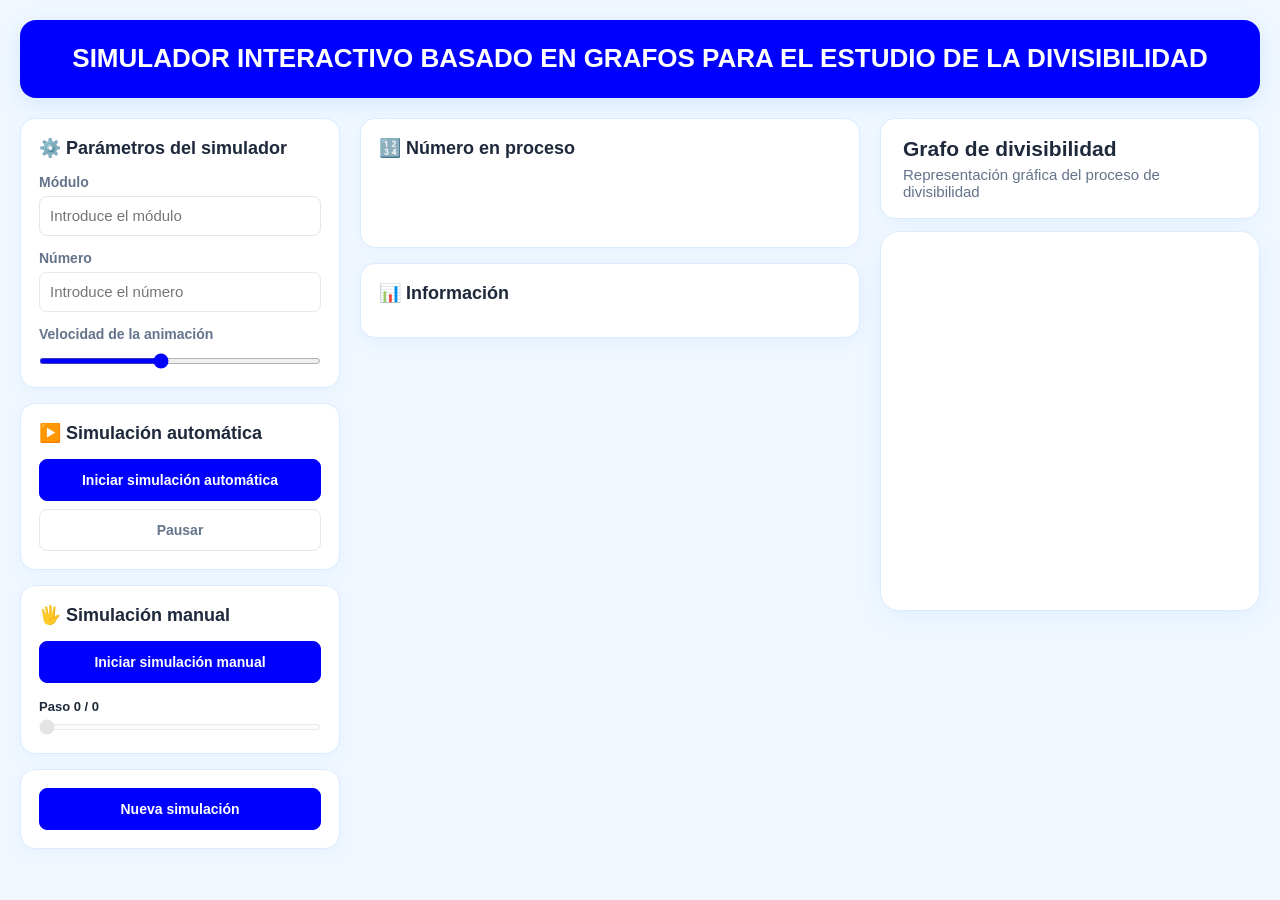
<file: simulator/activity-simulator/activity-simulator-es.html>
<!DOCTYPE html>
<html lang="es">

<head>
    <meta charset="UTF-8">
    <meta name="viewport" content="width=device-width, initial-scale=1.0">
    <title>Simulador de Divisibilidad</title>
    <link rel="stylesheet" href="style-activity-simulator.css">
</head>

<body>

<!-- =====================================================
     TÍTULO
====================================================== -->

<h1>
    SIMULADOR INTERACTIVO BASADO EN GRAFOS PARA EL ESTUDIO DE LA DIVISIBILIDAD
</h1>

<!-- =====================================================
     ESTRUCTURA PRINCIPAL
     
     IZQUIERDA | CENTRO | DERECHA
====================================================== -->

<div id="principal">

    <!-- =================================================
         COLUMNA 1
         PARÁMETROS Y CONTROLES
    ================================================== -->

    <div id="columnaIzquierda">

        <!-- =============================================
             PARÁMETROS
        ============================================== -->

        <div class="tarjeta">
            <h2>
                ⚙️ Parámetros del simulador
            </h2>
            <div class="campo">
                <label for="modulo">
                    Módulo
                </label>
                <input
                    id="modulo"
                    type="number"
                    min="2"
                    max="20"
                    placeholder="Introduce el módulo"
                >
            </div>
            <div class="campo">
                <label for="numero">
                    Número
                </label>
                <input
                    id="numero"
                    type="number"
                    min="0"
                    placeholder="Introduce el número"
                >
            </div>
            <div class="campo">
                <label for="velocidad">
                    Velocidad de la animación
                </label>
                <input
                    id="velocidad"
                    type="range"
                    min="100"
                    max="1500"
                    value="700"
                >
            </div>
        </div>

        <!-- =============================================
             SIMULACIÓN AUTOMÁTICA
        ============================================== -->

        <div class="tarjeta">
            <h2>
                ▶️ Simulación automática
            </h2>
            <button
                id="botonIniciar"
                onclick="iniciarDesdeCero()"
            >
                Iniciar simulación automática
            </button>
            <button
                id="pausa"
                onclick="pausaReanudar()"
            >
                Pausar
            </button>
        </div>

        <!-- =============================================
             SIMULACIÓN MANUAL
        ============================================== -->

        <div class="tarjeta">

            <h2>
                🖐️ Simulación manual
            </h2>
            <button
                id="botonManual"
                onclick="iniciarManual()"
            >
                Iniciar simulación manual
            </button>
            <div class="campo">
                <div id="textoPasoManual">
                    Paso 0 / 0
                </div>
                <input
                    id="pasoManual"
                    type="range"
                    min="0"
                    max="0"
                    value="0"
                    step="1"
                    disabled
                >
            </div>
        </div>
	<div class="tarjeta">
            <button
                id="botonnuevaSimulacion"
                onclick="nuevaSimulacion()"
            >
                Nueva simulación
            </button>
	</div>
    </div>

    <!-- =================================================
         COLUMNA 2
         NÚMERO EN PROCESO + INFORMACIÓN
    ================================================== -->

    <div id="columnaCentro">

        <!-- =============================================
             NÚMERO EN PROCESO
        ============================================== -->

        <div class="tarjeta tarjeta-numero">
            <h2>
                🔢 Número en proceso
            </h2>
            <div id="numeroAnimado">
            </div>
            <div id="calculoAnimado" style="display: none;">
            </div>
        </div>

        <!-- =============================================
             INFORMACIÓN
        ============================================== -->

        <div
            id="contenedorInfo"
            class="tarjeta tarjeta-informacion"
        >
            <h2>
                📊 Información
            </h2>
            <div
                id="informacion"
                class="panel-info"
                style="display: none;"
            >
            </div>
        </div>
    </div>

    <!-- =================================================
         COLUMNA 3
         GRAFO
    ================================================== -->

    <div id="columnaDerecha">

        <!-- =============================================
             CABECERA DEL GRAFO
        ============================================== -->

        <div id="cabeceraGrafo">
            <h2>
                Grafo de divisibilidad
            </h2>
            <p>
                Representación gráfica del proceso de divisibilidad
            </p>
        </div>

        <!-- =============================================
             GRAFO
        ============================================== -->

        <div id="cuadroGrafo">
            <svg
                id="grafo"
                viewBox="0 0 700 700"
                preserveAspectRatio="xMidYMid meet"
            >
                <defs>

                    <!-- =================================
                         FLECHA GRIS
                    ================================== -->

                    <marker
                        id="flechaGris"
                        markerWidth="7"
                        markerHeight="7"
                        refX="6"
                        refY="3.5"
                        orient="auto"
                    >
                        <path
                            d="M0,0 L0,7 L7,3.5 z"
                            fill="gray"
                        />
                    </marker>

                    <!-- =================================
                         FLECHA AZUL
                    ================================== -->

                    <marker
                        id="flechaAzul"
                        markerWidth="7"
                        markerHeight="7"
                        refX="6"
                        refY="3.5"
                        orient="auto"
                    >
                        <path
                            d="M0,0 L0,7 L7,3.5 z"
                            fill="blue"
                        />
                    </marker>

                    <!-- =================================
                         FLECHA ROJA
                    ================================== -->

                    <marker
                        id="flechaRoja"
                        markerWidth="7"
                        markerHeight="7"
                        refX="6"
                        refY="3.5"
                        orient="auto"
                    >
                        <path
                            d="M0,0 L0,7 L7,3.5 z"
                            fill="red"
                        />
                    </marker>

                    <!-- =================================
                         FLECHA AZUL PEQUEÑA
                    ================================== -->

                    <marker
                        id="flechaAzulPequena"
                        markerWidth="5"
                        markerHeight="5"
                        refX="4.5"
                        refY="2.5"
                        orient="auto"
                    >
                        <path
                            d="M0,0 L0,5 L5,2.5 z"
                            fill="blue"
                        />
                    </marker>

                    <!-- =================================
                         FLECHA ROJA PEQUEÑA
                    ================================== -->

                    <marker
                        id="flechaRojaPequena"
                        markerWidth="5"
                        markerHeight="5"
                        refX="4.5"
                        refY="2.5"
                        orient="auto"
                    >
                        <path
                            d="M0,0 L0,5 L5,2.5 z"
                            fill="red"
                        />
                    </marker>
                </defs>
            </svg>
        </div>
    </div>
</div>

<!-- =====================================================
     JAVASCRIPT
====================================================== -->

<script src="activity-simulator-script-es.js"></script>

</body>

</html>
</file>
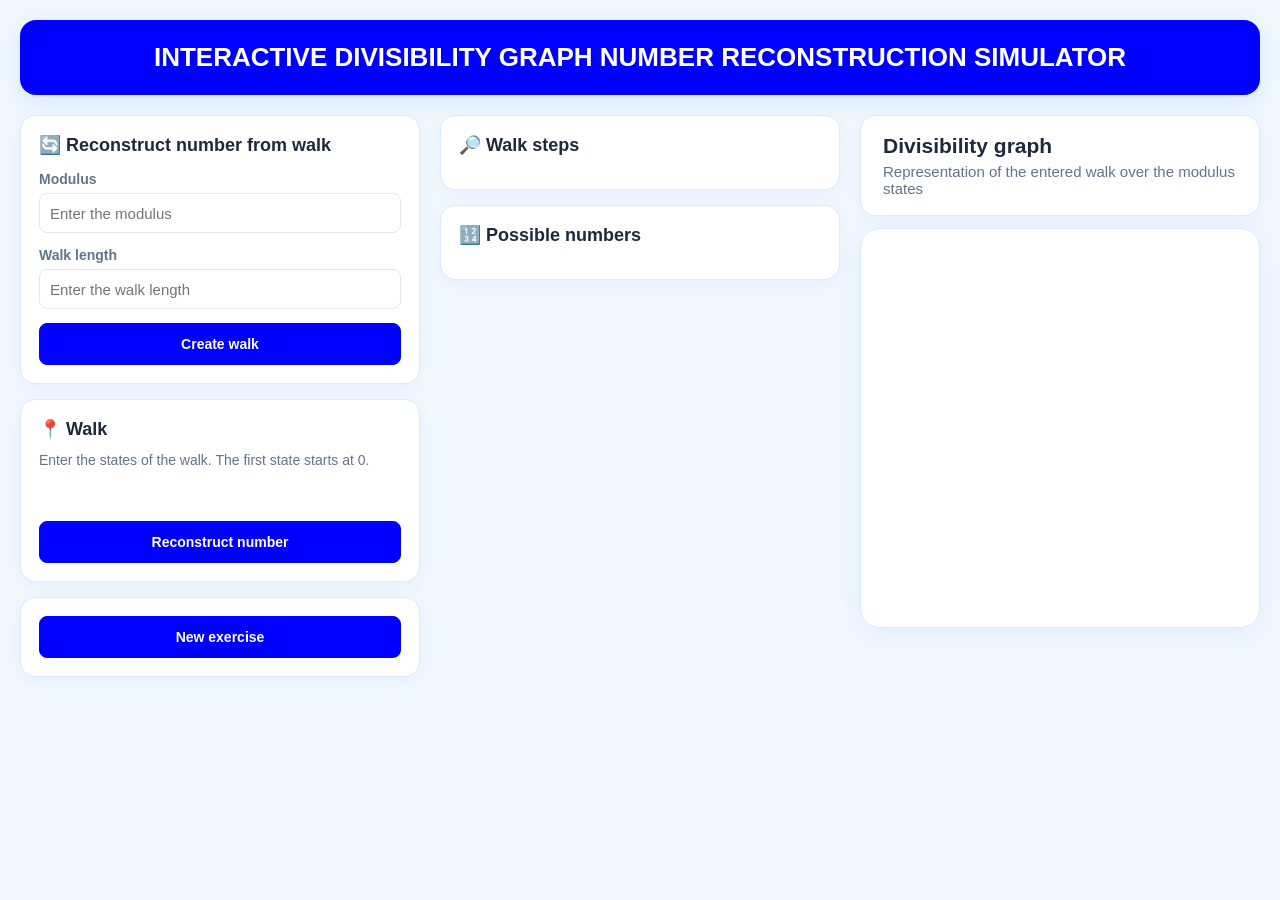
<file: simulator/reconstruction-simulator/reconstruction-en.html>
<!DOCTYPE html>
<html lang="en">

<head>
    <meta charset="UTF-8">
    <meta name="viewport" content="width=device-width, initial-scale=1.0">

    <title>Number reconstruction from paths</title>

    <link rel="stylesheet" href="style-reconstruction.css">
</head>

<body>

    <h1>
        INTERACTIVE DIVISIBILITY GRAPH NUMBER RECONSTRUCTION SIMULATOR
    </h1>

<main id="principal">

    <!-- =================================================
         COLUMN 1
    ================================================== -->

    <section id="zonaReconstruccion">
        <div class="tarjeta">
            <h2>
                🔄 Reconstruct number from walk
            </h2>
            <div class="campo">
                <label for="modulo">
                    Modulus
                </label>
                <input
                    id="modulo"
                    type="number"
                    min="2"
                    max="20"
                    placeholder="Enter the modulus"
                >
            </div>
            <div class="campo">
                <label for="longitudRecorrido">
                    Walk length
                </label>
                <input
                    id="longitudRecorrido"
                    type="number"
                    min="1"
                    max="50"
                    placeholder="Enter the walk length"
                >
            </div>
            <button
                id="botonCrearRecorrido"
                onclick="crearRecorridoInverso()"
            >
                Create walk
            </button>
        </div>

        <!-- WALK -->

        <div class="tarjeta">
            <h2>
                📍 Walk
            </h2>
            <p class="descripcion">
                Enter the states of the walk.
                The first state starts at 0.
            </p>
            <div id="contenedorRecorridoInverso">
            </div>
            <button
                id="botonReconstruir"
                onclick="procesarRecorridoInverso()"
                disabled
            >
                Reconstruct number
            </button>
        </div>
        <div class="tarjeta">
            <button
                id="botonNuevoEjercicio"
                onclick="nuevoEjercicio()"
            >
                New exercise
            </button>
        </div>
    </section>

    <!-- =================================================
         COLUMN 2
    ================================================== -->

    <section id="zonaResultados">
        <div class="tarjeta">
            <h2>
                🔎 Walk steps
            </h2>
            <div id="posibilidadesRecorridoInverso">
            </div>
        </div>
        <div
            class="tarjeta"
            id="tarjetaNumeros"
        >
            <h2>
                🔢 Possible numbers
            </h2>
            <div id="numeroReconstruido">
            </div>
        </div>
    </section>

    <!-- =================================================
         COLUMN 3
    ================================================== -->

    <section id="zonaGrafo">
        <div id="cabeceraGrafo">
            <h2>
                Divisibility graph
            </h2>
            <p>
                Representation of the entered walk
                over the modulus states
            </p>
        </div>
        <div id="cuadroGrafo">
            <svg
                id="grafo"
                viewBox="0 0 700 700"
                preserveAspectRatio="xMidYMid meet"
            >
                <defs>
                    <marker
                        id="flechaGris"
                        markerWidth="7"
                        markerHeight="7"
                        refX="6"
                        refY="3.5"
                        orient="auto"
                    >
                        <path
                            d="M0,0 L0,7 L7,3.5 z"
                            fill="gray"
                        />
                    </marker>
                    <marker
                        id="flechaAzul"
                        markerWidth="7"
                        markerHeight="7"
                        refX="6"
                        refY="3.5"
                        orient="auto"
                    >
                        <path
                            d="M0,0 L0,7 L7,3.5 z"
                            fill="blue"
                        />
                    </marker>
                    <marker
                        id="flechaRoja"
                        markerWidth="7"
                        markerHeight="7"
                        refX="6"
                        refY="3.5"
                        orient="auto"
                    >
                        <path
                            d="M0,0 L0,7 L7,3.5 z"
                            fill="red"
                        />
                    </marker>
                    <marker
                        id="flechaAzulPequena"
                        markerWidth="5"
                        markerHeight="5"
                        refX="4.5"
                        refY="2.5"
                        orient="auto"
                    >
                        <path
                            d="M0,0 L0,5 L5,2.5 z"
                            fill="blue"
                        />
                    </marker>
                    <marker
                        id="flechaRojaPequena"
                        markerWidth="5"
                        markerHeight="5"
                        refX="4.5"
                        refY="2.5"
                        orient="auto"
                    >
                        <path
                            d="M0,0 L0,5 L5,2.5 z"
                            fill="red"
                        />
                    </marker>
                </defs>
            </svg>
        </div>
    </section>
</main>
    <script src="reconstruction-script-en.js"></script>

</body>

</html>
</file>
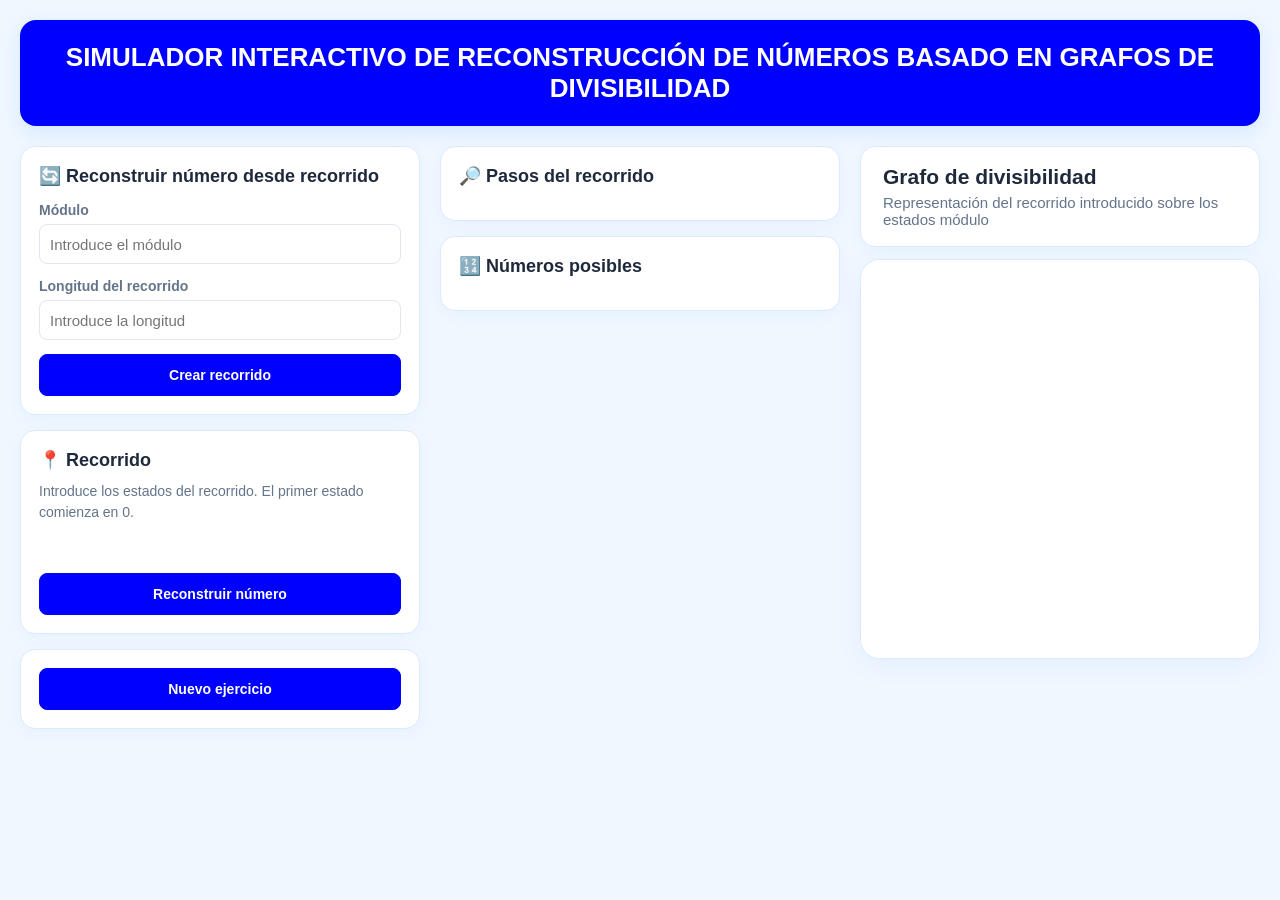
<file: simulator/reconstruction-simulator/reconstruction-es.html>
<!DOCTYPE html>
<html lang="es">

<head>
    <meta charset="UTF-8">
    <meta name="viewport" content="width=device-width, initial-scale=1.0">
    <title>Reconstrucción de números mediante recorridos</title>
    <link rel="stylesheet" href="style-reconstruction.css">
</head>

<body>

    <h1> 
        SIMULADOR INTERACTIVO DE RECONSTRUCCIÓN DE NÚMEROS BASADO EN GRAFOS
	DE DIVISIBILIDAD
    </h1>

<main id="principal">

    <!-- =================================================
         COLUMNA 1
    ================================================== -->

    <section id="zonaReconstruccion">
        <div class="tarjeta">
            <h2>
                🔄 Reconstruir número desde recorrido
            </h2>
            <div class="campo">
                <label for="modulo">
                    Módulo
                </label>
                <input
                    id="modulo"
                    type="number"
                    min="2"
                    max="20"
                    placeholder="Introduce el módulo"
                >
            </div>
            <div class="campo">
                <label for="longitudRecorrido">
                    Longitud del recorrido
                </label>
                <input
                    id="longitudRecorrido"
                    type="number"
                    min="1"
                    max="50"
                    placeholder="Introduce la longitud"
                >
            </div>
            <button
                id="botonCrearRecorrido"
                onclick="crearRecorridoInverso()"
            >
                Crear recorrido
            </button>
        </div>

        <!-- RECORRIDO -->

        <div class="tarjeta">
            <h2>
                📍 Recorrido
            </h2>
            <p class="descripcion">
                Introduce los estados del recorrido.
                El primer estado comienza en 0.
            </p>
            <div id="contenedorRecorridoInverso">
            </div>
            <button
                id="botonReconstruir"
                onclick="procesarRecorridoInverso()"
                disabled
            >
                Reconstruir número
            </button>
        </div>
	<div class="tarjeta">
	    <button
		id="botonNuevoEjercicio"
		onclick="nuevoEjercicio()"
	    >
		Nuevo ejercicio
	    </button>
    </section>

    <!-- =================================================
         COLUMNA 2
    ================================================== -->

    <section id="zonaResultados">
        <div class="tarjeta">
            <h2>
                🔎 Pasos del recorrido
            </h2>
            <div id="posibilidadesRecorridoInverso">
            </div>
        </div>
        <div
            class="tarjeta"
            id="tarjetaNumeros"
        >
            <h2>
                🔢 Números posibles
            </h2>
            <div id="numeroReconstruido">
            </div>
        </div>
    </section>

    <!-- =================================================
         COLUMNA 3
    ================================================== -->

    <section id="zonaGrafo">
        <div id="cabeceraGrafo">
            <h2>
                Grafo de divisibilidad
            </h2>
            <p>
                Representación del recorrido introducido
                sobre los estados módulo
            </p>
        </div>
        <div id="cuadroGrafo">
            <svg
                id="grafo"
                viewBox="0 0 700 700"
                preserveAspectRatio="xMidYMid meet"
            >
                <defs>
                    <marker
                        id="flechaGris"
                        markerWidth="7"
                        markerHeight="7"
                        refX="6"
                        refY="3.5"
                        orient="auto"
                    >
                        <path
                            d="M0,0 L0,7 L7,3.5 z"
                            fill="gray"
                        />
                    </marker>
                    <marker
                        id="flechaAzul"
                        markerWidth="7"
                        markerHeight="7"
                        refX="6"
                        refY="3.5"
                        orient="auto"
                    >
                        <path
                            d="M0,0 L0,7 L7,3.5 z"
                            fill="blue"
                        />
                    </marker>
                    <marker
                        id="flechaRoja"
                        markerWidth="7"
                        markerHeight="7"
                        refX="6"
                        refY="3.5"
                        orient="auto"
                    >
                        <path
                            d="M0,0 L0,7 L7,3.5 z"
                            fill="red"
                        />
                    </marker>
                    <marker
                        id="flechaAzulPequena"
                        markerWidth="5"
                        markerHeight="5"
                        refX="4.5"
                        refY="2.5"
                        orient="auto"
                    >
                        <path
                            d="M0,0 L0,5 L5,2.5 z"
                            fill="blue"
                        />
                    </marker>
                    <marker
                        id="flechaRojaPequena"
                        markerWidth="5"
                        markerHeight="5"
                        refX="4.5"
                        refY="2.5"
                        orient="auto"
                    >
                        <path
                            d="M0,0 L0,5 L5,2.5 z"
                            fill="red"
                        />
                    </marker>
                </defs>
            </svg>
        </div>
    </section>
</main>
    <script src="reconstruction-script-es.js"></script>

</body>

</html>
</file>
<file: guided-activity/style_activity.css>
* {
    box-sizing: border-box;
}

body {
    margin: 0;
    padding: 20px;
    font-family: Arial, Helvetica, sans-serif;
    background: #f0f7ff;
    color: #1e293b;
}

/* =====================================================
   TITLE
   ===================================================== */

h1 {
    width: 100%;
    margin: 0 0 20px;
    padding: 22px;
    text-align: center;
    font-size: 26px;
    color: white;
    background: blue;
    border-radius: 16px;
    box-shadow:
        0 6px 20px rgba(96, 165, 250, 0.18);
    white-space: nowrap;
}

/* =====================================================
   MAIN STRUCTURE
   ===================================================== */

#principal {
    width: 100%;
    display: grid;
    grid-template-columns: 360px minmax(0, 1fr);
    gap: 25px;
    align-items: start;
}

/* =====================================================
   LEFT COLUMN
   ===================================================== */

#controles {
    width: 360px;
    display: flex;
    flex-direction: column;
    gap: 15px;
}

/* =====================================================
   FRAME
   ===================================================== */

.tarjeta {
    width: 100%;
    padding: 18px;
    background: white;
    border: 1px solid #dbeafe;
    border-radius: 15px;
    box-shadow:
        0 4px 15px rgba(59, 130, 246, 0.05);
}

.tarjeta h2 {
    margin: 0 0 14px;
    font-size: 18px;
    color: #1e293b;
}

/* =====================================================
   FIELDS
   ===================================================== */

.campo {
    margin-bottom: 12px;
}

.campo label {
    display: block;
    margin-bottom: 6px;
    font-size: 14px;
    font-weight: bold;
    color: #64748b;
}

input[type="number"],
input[type="text"],

#numero {
    width: 100%;
    height: 40px;
    padding: 8px 10px;
    border: 1px solid #e2e8f0;
    border-radius: 8px;
    background: white;
    font-size: 15px;
    outline: none;
}

#numero:disabled {
    background: #f8fafc;
    color: #94a3b8;
}

input:focus {
    border-color: #e2e8f0;
    box-shadow:
        0 0 0 3px rgba(147, 197, 253, .20);
}

input:disabled {
    background: #f8fafc;
    color: #94a3b8;
}

/* =====================================================
   MODULE + CREATE
   ===================================================== */

.moduloFila {
    display: grid;
    grid-template-columns: 90px 1fr;
    gap: 8px;
}

.moduloFila input {
    margin: 0;
}

/* =====================================================
   BUTTONS / BOXES
   ===================================================== */

button {
    width: 100%;
    min-height: 40px;
    padding: 8px 12px;
    margin-bottom: 8px;
    border: 1px solid #e2e8f0;
    border-radius: 8px;
    background: white;
    color: #64748b;
    font-size: 14px;
    font-weight: bold;
    cursor: pointer;
    transition: .2s;
}

button:hover:not(:disabled) {
    transform: translateY(-1px);
    background: #dff4ff;
    border-color: gray;
}

button:disabled {
    background: #f8fafc;
    color: #94a3b8;
    border-color: #e2e8f0;
    cursor: not-allowed;
    transform: none;
}

.moduloFila button,
#botonRecorrido,
#botonResultadoFinal,
#botonNuevoNumero,
.botonNuevoEjercicio {
    background: blue;
    border-color: blue;
    color: white;
}

.moduloFila button:hover:not(:disabled),
#botonRecorrido:hover:not(:disabled),
#botonResultadoFinal:hover:not(:disabled),
#botonNuevoNumero:hover:not(:disabled),
.botonNuevoEjercicio:hover:not(:disabled) {
    background: #0000cc;
    border-color: #0000cc;
    color: white;
}

.radios {
    display: flex;
    justify-content: center;
    gap: 15px;
    margin-top: 8px;
}

.radios label {
    display: flex;
    align-items: center;
    gap: 5px;
    font-size: 14px;
    cursor: pointer;
}

.radios input {
    width: auto;
    height: auto;
    accent-color: #64748b;
}

/* =====================================================
   RESULTS
   ===================================================== */

#resultadoGrafo,
#resultadoRecorrido,
#resultadoFinal {
    margin-top: 5px;
    font-size: 13px;
    line-height: 1.5;
}

.resultadoFila {
    display: grid;
    grid-template-columns: 1fr 1fr;
    gap: 15px;
    align-items: end;
    margin-bottom: 4px;
}

.resultadoFila .campo {
    margin-bottom: 12px;
}

.resultadoFila .campo:last-child {
  text-align: center;
}

.radios {
  display: flex;
  justify-content: center;
  gap: 15px;
  margin-top: 8px;
}

.radios input {
    accent-color: blue;
}

/* =====================================================
   FINAL BUTTONS
   ===================================================== */

.botonesFinales {
    display: grid;
    grid-template-columns: 1fr 1fr;
    gap: 8px;
}

.botonesFinales button {
    margin: 0;
}

/* =====================================================
   RIGHT COLUMN
   ===================================================== */

#zonaGrafo {
    width: 100%;
    min-width: 0;
}

/* =====================================================
   GRAPH HEADER
   ===================================================== */

#cabeceraGrafo {
    width: 100%;
    padding: 18px 22px;
    margin-bottom: 12px;
    background: white;
    border: 1px solid #dbeafe;
    border-radius: 15px;
    box-shadow:
        0 4px 15px rgba(59, 130, 246, 0.05);
}

#cabeceraGrafo h2 {
    margin: 0;
    font-size: 21px;
    color: #1e293b;
}

#cabeceraGrafo p {
    margin: 5px 0 0;
    color: #64748b;
    font-size: 15px;
}

/* =====================================================
   GRAPH CONTAINER
   ===================================================== */

#cuadroGrafo {
    width: 100%;
    background: white;
    border: 1px solid #dbeafe;
    border-radius: 20px;
    box-shadow:
        0 6px 25px rgba(59, 130, 246, 0.07);
    display: flex;
    justify-content: center;
    align-items: center;
    overflow: hidden;
}

/* =====================================================
   SVG
   ===================================================== */

#grafo {
    display: block;
    width: 700px;
    height: 700px;
    max-width: 100%;
    flex-shrink: 0;
}

/* =====================================================
TABLET
===================================================== */

@media (max-width: 1000px) {

#principal {
grid-template-columns: 300px minmax(0, 1fr);
gap: 15px;
}

#controles {
width: 300px;
}

#grafo {
width: 600px;
height: 600px;
}

}

/* =====================================================
MOBILE
===================================================== */

@media (max-width: 700px) {

body {
padding: 10px;
}

h1 {
font-size: 22px;
padding: 18px 10px;
white-space: normal;
}

#principal {
display: flex;
flex-direction: column;
gap: 15px;
}

#controles {
width: 100%;
}

#zonaGrafo {
width: 100%;
}

#cabeceraGrafo {
padding: 15px;
}

#cabeceraGrafo h2 {
font-size: 19px;
}

#cabeceraGrafo p {
font-size: 14px;
}

#cuadroGrafo {
width: 100%;
}

#grafo {
width: 100%;
height: auto;
max-width: 700px;
}

.tarjeta {
padding: 15px;
}

.moduloFila {
grid-template-columns: 80px 1fr;
}

.resultadoFila {
grid-template-columns: 1fr;
gap: 5px;
}

.botonesFinales {
grid-template-columns: 1fr;
}

}

/* =====================================================
SMALL MOBILE
===================================================== */

@media (max-width: 400px) {

body {
padding: 6px;
}

h1 {
font-size: 19px;
padding: 15px 8px;
}

#controles {
width: 100%;
}

.tarjeta {
padding: 12px;
}

#grafo {
width: 100%;
height: auto;
}

button {
font-size: 13px;
}

}
</file>
<file: simulator/activity-simulator/style-activity-simulator.css>
* {
    box-sizing: border-box;
}

body {
    margin: 0;
    padding: 20px;
    font-family: Arial, Helvetica, sans-serif;
    background: #f0f7ff;
    color: #1e293b;
}

/* =====================================================
   TITLE
===================================================== */

h1 {
    width: 100%;
    margin: 0 0 20px;
    padding: 22px;
    text-align: center;
    font-size: 26px;
    color: white;
    background: blue;
    border-radius: 16px;
    box-shadow:
        0 6px 20px rgba(96, 165, 250, 0.18);
    line-height: 1.3;
}

/* =====================================================
   MAIN STRUCTURE
===================================================== */

#principal {
    width: 100%;
    display: grid;
    grid-template-columns:
        320px
        500px
        minmax(0,1fr);
    gap: 20px;
    align-items: start;
}

/* =====================================================
   LEFT COLUMN
===================================================== */

#columnaIzquierda {
    width: 100%;
    display: flex;
    flex-direction: column;
    gap: 15px;
}

/* =====================================================
   CENTRAL COLUMN
===================================================== */

#columnaCentro {
    width: 100%;
    display: flex;
    flex-direction: column;
    gap: 15px;
    min-width: 0;
}

/* =====================================================
   RIGHT COLUMN
===================================================== */

#columnaDerecha {
    width: 100%;
    min-width: 0;
    display: flex;
    flex-direction: column;
}

/* =====================================================
   CONTROLES
===================================================== */

#controles {
    width: 100%;
    display: flex;
    flex-direction: column;
    gap: 15px;
}

/* =====================================================
   FRAME
===================================================== */

.tarjeta {
    width: 100%;
    padding: 18px;
    background: white;
    border: 1px solid #dbeafe;
    border-radius: 15px;
    box-shadow:
        0 4px 15px rgba(59, 130, 246, 0.05);
}

.tarjeta h2 {
    margin: 0 0 15px;
    font-size: 18px;
    color: #1e293b;
}

/* =====================================================
   FIELDS
===================================================== */

.campo {
    margin-bottom: 14px;
}

.campo:last-child {
    margin-bottom: 0;
}

.campo label {
    display: block;
    margin-bottom: 6px;
    font-size: 14px;
    font-weight: bold;
    color: #64748b;
}

/* =====================================================
   INPUTS
===================================================== */

input[type="number"],
input[type="text"] {
    width: 100%;
    height: 40px;
    padding: 8px 10px;
    border: 1px solid #e2e8f0;
    border-radius: 8px;
    background: white;
    color: #1e293b;
    font-size: 15px;
    outline: none;
    transition: 0.2s;
}
input[type="number"]:focus,
input[type="text"]:focus {
    border-color: #93c5fd;
    box-shadow:
        0 0 0 3px rgba(147, 197, 253, 0.20);
}
#numero::-webkit-inner-spin-button,
#numero::-webkit-outer-spin-button {
    -webkit-appearance: none;
    margin: 0;
}
#numero {
    -moz-appearance: textfield;
    appearance: textfield;
}

/* =====================================================
   SPEED CONTROL
===================================================== */

#velocidad {
    width: 100%;
    height: 6px;
    margin: 10px 0 5px;
    padding: 0;
    accent-color: blue;
    cursor: pointer;
}

/* =====================================================
   BUTTONS
===================================================== */

button {
    width: 100%;
    min-height: 42px;
    padding: 9px 12px;
    margin-bottom: 8px;
    border: 1px solid #e2e8f0;
    border-radius: 8px;
    background: white;
    color: #64748b;
    font-size: 14px;
    font-weight: bold;
    cursor: pointer;
    transition: 0.2s;
}

button:last-child {
    margin-bottom: 0;
}

button:hover:not(:disabled) {
    transform: translateY(-1px);
    background: #dff4ff;
    border-color: #93c5fd;
    color: #1e293b;
}

#botonIniciar {
    background: blue;
    border-color: blue;
    color: white;
}

#botonIniciar:hover {
    background: #0000cc;
    border-color: #0000cc;
    color: white;
}

#botonManual {
    background: blue;
    border-color: blue;
    color: white;
}

#botonManual:hover {
    background: #0000cc;
    border-color: #0000cc;
    color: white;
}

#botonnuevaSimulacion {
    background: blue;
    border-color: blue;
    color: white;
}

#botonnuevaSimulacion:hover {
    background: #0000cc;
    border-color: #0000cc;
    color: white;
}

#pausa {
    background: white;
    color: #64748b;
}

#pausa:hover:not(:disabled) {
    transform: translateY(-1px);
    background: #dff4ff;
    border-color: #93c5fd;
    color: #1e293b;
}

button:disabled {
    background: #f8fafc;
    color: #94a3b8;
    border-color: #e2e8f0;
    cursor: not-allowed;
    transform: none;
}


/* =====================================================
   NUMBER BEING PROCESSED
===================================================== */

.tarjeta-numero {
    width: 100%;
}

#numeroAnimado {
    margin-top: 5px;
    min-height: 55px;
    display: flex;
    justify-content: center;
    align-items: center;
    text-align: center;
    font-size: 40px;
    font-family: monospace;
    letter-spacing: 8px;
}

#numeroAnimado span {
    color: black;
    transition: 0.2s;
}

#numeroAnimado .activo {
    color: red;
    font-weight: bold;
}

#calculoAnimado {
    margin-top: 15px;
    padding: 12px 15px;
    width: 100%;
    min-height: 30px;
    text-align: left;
    font-size: 15px;
    font-family: Arial, Helvetica, sans-serif;
    color: #334155;
    line-height: 1.35;
    background: #f8fbff;
    border: 1px solid #dbeafe;
    border-radius: 10px;
    box-sizing: border-box;
}

#calculoAnimado .operacionActual {
    margin: 0;
    padding: 2px 0;
    line-height: 1.2;
    white-space: pre;
}

/* =====================================================
   INFORMATION
===================================================== */

#contenedorInfo {
    width: 100%;
    padding: 18px;
    background: white;
    border: 1px solid #dbeafe;
    border-radius: 15px;
    box-shadow:
        0 4px 15px rgba(59, 130, 246, 0.08);
    display: flex;
    flex-direction: column;
    align-items: stretch;
}

/* =====================================================
   FINAL RESULT
===================================================== */

.resultadoFinal {
    margin-top: 12px;
    padding: 12px 15px;
    text-align: center;
    font-weight: bold;
    color: #1e293b;
    background: #eef6ff;
    border: 2px solid blue;
    border-radius: 10px;
    box-sizing: border-box;
}

.recuadroRecorrido {
    margin-top: 12px;
    padding: 12px 15px;
    text-align: left;
    font-weight: bold;
    color: #1e293b;
    background: #fff5f5;
    border: 2px solid red;
    border-radius: 10px;
    box-sizing: border-box;
}

.recuadroRestoFinal {
    margin-top: 12px;
    padding: 12px 15px;
    text-align: center;
    font-weight: bold;
    color: #1e293b;
    background: #f0fff4;
    border: 2px solid #22c55e;
    border-radius: 10px;
    box-sizing: border-box;
}

/* =====================================================
   TITLES
===================================================== */

#contenedorInfo h2 {
    display: block;
    width: 100%;
    margin: 0 0 15px;
    padding: 0;
    font-size: 18px;
    color: #1e293b;
}

#contenedorInfo .panel-info {
    display: block;
    width: 100%;
    padding: 12px 15px;
    border: 1px solid #dbeafe;
    border-radius: 10px;
    background: #f8fbff;
    color: #334155;
    font-size: 15px;
    line-height: 1.6;
    text-align: left;
}

/* =====================================================
   ELEMENTS GENERATED BY JAVASCRIPT
===================================================== */

#informacion > div,
#informacion > p,
#informacion > span {
    display: block;
    width: 100%;
    margin: 0 0 8px;
}
#informacion > div:last-child,
#informacion > p:last-child,
#informacion > span:last-child {
    margin-bottom: 0;
}

/* =====================================================
   WALK
===================================================== */

#informacion .recorrido {
    display: block;
    width: 100%;
    margin-top: 12px;
    padding-top: 10px;
    border-top: 1px solid #dbeafe;
}

/* =====================================================
   MANUAL SLIDER
===================================================== */

#pasoManual {
    width: 100%;
    height: 6px;
    margin: 10px 0 5px;
    padding: 0;
    accent-color: blue;
    cursor: pointer;
}

#pasoManual:disabled {
    opacity: 0.5;
    cursor: not-allowed;
}

#textoPasoManual {
    margin-top: 8px;
    text-align: left;
    font-size: 13px;
    font-weight: bold;
}

/* =====================================================
   GRAPH AREA
===================================================== */

#zonaGrafo {
    width: 100%;
    min-width: 0;
}

#cabeceraGrafo {
    width: 100%;
    padding: 18px 22px;
    margin-bottom: 12px;
    background: white;
    border: 1px solid #dbeafe;
    border-radius: 15px;
    box-shadow:
        0 4px 15px rgba(59, 130, 246, 0.05);
}

#cabeceraGrafo h2 {
    margin: 0;
    font-size: 21px;
    color: #1e293b;
}

#cabeceraGrafo p {
    margin: 5px 0 0;
    color: #64748b;
    font-size: 15px;
}

#cuadroGrafo {
    position: relative;
    width: 100%;
    min-height: 0;
    background: white;
    border: 1px solid #dbeafe;
    border-radius: 20px;
    box-shadow: 0 6px 25px rgba(59, 130, 246, 0.07);
    display: flex;
    justify-content: center;
    align-items: center;
    overflow: hidden;
}

/* =====================================================
   SVG
===================================================== */

#grafo {
    display: block;
    width: 100%;
    height: auto;
    max-width: 700px;
    aspect-ratio: 1 / 1;
    background: white;
    flex-shrink: 1;
}

/* =====================================================
   REMOVE OLD INFORMATION POSITIONING
   WITHIN THE GRAPH
===================================================== */

#cuadroGrafo #contenedorInfo {
    position: static;
    top: auto;
    left: auto;
    z-index: auto;
}

/* =====================================================
TABLET
===================================================== */

@media (max-width: 1200px) {

#principal {
grid-template-columns:
280px
400px
minmax(0,1fr);
gap: 15px;
}

#numeroAnimado {
font-size: 32px;
letter-spacing: 5px;
}

#grafo {
width: min(700px, 100%);
height: auto;
}

#cuadroGrafo {
min-height: 0;
}

}

/* =====================================================
SMALL TABLET
===================================================== */

@media (max-width: 950px) {

#principal {
grid-template-columns: 280px minmax(0,1fr);
gap: 15px;
}

#columnaDerecha {
grid-column: 1 / -1;
}

#grafo {
width: 100%;
max-width: 700px;
height: autox;
}

#cuadroGrafo {
min-height: 0;
}

}

/* =====================================================
MOBILE
===================================================== */

@media (max-width: 700px) {

body {
padding: 10px;
}

h1 {
font-size: 22px;
padding: 18px 10px;
}

#principal {
display: flex;
flex-direction: column;
gap: 15px;
}

#columnaIzquierda,
#columnaCentro,
#columnaDerecha {
width: 100%;
}

.tarjeta {
padding: 15px;
}

#numeroAnimado {
font-size: 28px;
letter-spacing: 3px;
overflow-x: auto;
}

#calculoAnimado {
font-size: 14px;
overflow-x: auto;
}

#calculoAnimado .operacionActual {
white-space: normal;
}

#contenedorInfo {
padding: 15px;
}

#cabeceraGrafo {
padding: 15px;
}

#cabeceraGrafo h2 {
font-size: 19px;
}

#cabeceraGrafo p {
font-size: 14px;
}

#cuadroGrafo {
width: 100%;
min-height: 0;
}

#grafo {
width: 100%;
height: auto;
max-width: 700px;
}

}

/* =====================================================
SMALL MOBILE
===================================================== */

@media (max-width: 400px) {

body {
padding: 6px;
}

h1 {
font-size: 19px;
padding: 15px 8px;
}

.tarjeta {
padding: 12px;
}

#numeroAnimado {
font-size: 24px;
letter-spacing: 2px;
}

#calculoAnimado {
padding: 10px;
font-size: 13px;
}

button {
font-size: 13px;
}

#contenedorInfo {
padding: 12px;
}

}
</file>
<file: simulator/reconstruction-simulator/style-reconstruction.css>
* { 
    box-sizing: border-box; 
} 
 
body { 
    margin: 0; 
    padding: 20px; 
    font-family: Arial, Helvetica, sans-serif; 
    background: #f0f7ff; 
    color: #1e293b; 
} 
  
/* ===================================================== 
   TITLE 
===================================================== */ 
 
h1 { 
    width: 100%; 
    margin: 0 0 20px; 
    padding: 22px; 
    text-align: center; 
    font-size: 26px; 
    color: white; 
    background: blue; 
    border-radius: 16px; 
    box-shadow: 0 6px 20px rgba(96, 165, 250, 0.18); 
} 
  
/* ===================================================== 
   MAIN STRUCTURE 
===================================================== */ 
 
#principal { 
    width: 100%; 
    display: grid; 
    grid-template-columns: 
        400px 
        400px 
        minmax(0, 1fr); 
    gap: 20px; 
    align-items: stretch; 
} 
  
/* ===================================================== 
   RECONSTRUCTION AREA 
===================================================== */ 
 
#zonaReconstruccion { 
    display: flex; 
    flex-direction: column; 
    gap: 15px; 
    min-width: 0; 
} 
 
/* ===================================================== 
   RESULTS AREA 
===================================================== */ 
 
#zonaResultados { 
    width: 100%; 
    display: flex; 
    flex-direction: column; 
    gap: 15px; 
    min-width: 0; 
} 
 
/* ===================================================== 
   CARDS 
===================================================== */ 
 
.tarjeta { 
    width: 100%; 
    padding: 18px; 
    background: white; 
    border: 1px solid #dbeafe; 
    border-radius: 15px; 
    box-shadow: 0 4px 15px rgba(59, 130, 246, 0.05); 
} 
 
.tarjeta h2 { 
    margin: 0 0 15px; 
    font-size: 18px; 
    color: #1e293b; 
} 
  
/* ===================================================== 
   FIELDS 
===================================================== */ 
 
.campo { 
    margin-bottom: 14px; 
} 
 
.campo:last-child { 
    margin-bottom: 0; 
} 
 
.campo label { 
    display: block; 
    margin-bottom: 6px; 
    font-size: 14px; 
    font-weight: bold; 
    color: #64748b; 
} 
  
/* ===================================================== 
   INPUTS 
===================================================== */ 
 
input[type="number"] { 
    width: 100%; 
    height: 40px; 
    padding: 8px 10px; 
    border: 1px solid #e2e8f0; 
    border-radius: 8px; 
    background: white; 
    color: #1e293b; 
    font-size: 15px; 
    outline: none; 
    transition: 0.2s; 
} 
 
input[type="number"]:focus { 
    border-color: #93c5fd; 
    box-shadow: 0 0 0 3px rgba(147, 197, 253, 0.20); 
} 
  
/* ===================================================== 
   BUTTONS 
===================================================== */ 
 
button { 
    width: 100%; 
    min-height: 42px; 
    padding: 9px 12px; 
    margin-bottom: 8px; 
    border: 1px solid blue; 
    border-radius: 8px; 
    background: blue; 
    color: white; 
    font-size: 14px; 
    font-weight: bold; 
    cursor: pointer; 
    transition: 0.2s; 
} 
 
button:last-child { 
    margin-bottom: 0; 
} 
 
button:hover:not(:disabled) { 
    transform: translateY(-1px); 
    background: #0000cc; 
    border-color: #0000cc; 
} 
  
/* ===================================================== 
   DESCRIPTION 
===================================================== */ 
 
.descripcion { 
    margin: -5px 0 15px; 
    color: #64748b; 
    font-size: 14px; 
    line-height: 1.5; 
} 
  
/* ===================================================== 
   WALK 
===================================================== */ 
 
#contenedorRecorridoInverso { 
    width: 100%; 
    margin-top: 15px; 
    overflow-x: auto; 
    padding: 10px 0; 
} 
 
.recorridoInverso { 
    display: flex; 
    align-items: center; 
    justify-content: flex-start; 
    gap: 8px; 
    min-width: max-content; 
} 
 
.nodoRecorrido { 
    width: 55px !important; 
    height: 45px !important; 
    padding: 5px !important; 
    text-align: center; 
    font-size: 18px !important; 
    font-weight: bold; 
    border: 2px solid #93c5fd !important; 
    border-radius: 8px !important; 
    background: #f8fbff !important; 
} 
 
.nodoRecorrido:focus { 
    border-color: blue !important; 
    box-shadow: 
        0 0 0 3px 
        rgba(0, 0, 255, 0.15) !important; 
} 
 
.flechaRecorrido { 
    font-size: 25px; 
    font-weight: bold; 
    color: red; 
} 
 
#botonReconstruir { 
    margin-top: 15px; 
} 
 
#botonReconstruir:disabled { 
    background: blue; 
    border-color: blue; 
    color: white; 
    cursor: not-allowed; 
    opacity: 1; 
    transform: none; 
} 
 
/* ===================================================== 
   RECONSTRUCTED NUMBERS 
===================================================== */ 
 
#numeroReconstruido { 
    margin-top: 0; 
    padding: 0; 
    text-align: center; 
    background: transparent; 
    border: none; 
    border-radius: 0; 
    font-size: 18px; 
    font-weight: bold; 
} 
 
.tituloNumerosPosibles { 
    margin-bottom: 8px; 
    color: #1e293b; 
    font-size: 20px; 
} 
 
.cantidadNumeros { 
    margin-bottom: 12px; 
    color: #64748b; 
    font-size: 14px; 
} 
 
.listaNumerosPosibles { 
    display: flex; 
    flex-direction: column; 
    gap: 6px; 
    max-height: 300px; 
    overflow-y: auto; 
} 
 
.numeroPosible { 
    padding: 8px; 
    background: white; 
    border: 1px solid #bfdbfe; 
    border-radius: 6px; 
    font-family: monospace; 
    font-size: 18px; 
} 
 
#posibilidadesRecorridoInverso { 
    display: flex; 
    flex-direction: column; 
    gap: 8px; 
    max-height: 400px; 
    overflow-y: auto; 
} 
 
.posibilidadesPaso { 
    margin: 0; 
    padding: 12px 14px; 
    background: #eff6ff; 
    border-left: 4px solid #3b82f6; 
    border-radius: 6px; 
    color: #1e3a8a; 
    font-size: 14px; 
    line-height: 1.5; 
} 
 
.listaPosibilidades { 
    display: inline-block; 
    margin-left: 5px; 
    font-weight: bold; 
    color: #16a34a; 
} 
 
.avisoCerosIniciales {
    margin-bottom: 12px;
    padding: 8px 10px;
    color: #64748b;
    background: #f8fafc;
    border: 1px solid #e2e8f0;
    border-radius: 6px;
    font-size: 13px;
    font-weight: normal;
}
 
/* ===================================================== 
   GRAPH AREA 
===================================================== */ 
 
#zonaGrafo { 
    width: 100%; 
    min-width: 0; 
    display: flex; 
    flex-direction: column; 
} 
 
/* ===================================================== 
   GRAPH HEADER 
===================================================== */ 
 
#cabeceraGrafo { 
    width: 100%; 
    padding: 18px 22px; 
    margin-bottom: 12px; 
    background: white; 
    border: 1px solid #dbeafe; 
    border-radius: 15px; 
    box-shadow: 
        0 4px 15px rgba(59, 130, 246, 0.05); 
} 
 
#cabeceraGrafo h2 { 
    margin: 0; 
    font-size: 21px; 
} 
 
#cabeceraGrafo p { 
    margin: 5px 0 0; 
    color: #64748b; 
    font-size: 15px; 
} 
  
/* ===================================================== 
   GRAPH BOX 
===================================================== */ 
 
#cuadroGrafo {
    position: relative;
    width: 100%;
    min-height: 0;
    background: white;
    border: 1px solid #dbeafe;
    border-radius: 20px;
    box-shadow: 0 6px 25px rgba(59, 130, 246, 0.07);
    display: flex;
    justify-content: center;
    align-items: center;
    overflow: hidden;
} 
  
/* ===================================================== 
   SVG 
===================================================== */ 
 
#grafo {
    display: block;
    width: 100%;
    max-width: 700px;
    height: auto;
    aspect-ratio: 1 / 1;
    background: white;
    flex-shrink: 1;
} 
  
/* ===================================================== 
   TABLET 
===================================================== */ 
 
@media (max-width: 1200px) { 
     #principal { 
        grid-template-columns: 
            320px 
            300px 
            minmax(0, 1fr); 
        gap: 15px; 
    } 
} 
  
/* ===================================================== 
   MOBILE 
===================================================== */ 
 
@media (max-width: 750px) { 
    body { 
        padding: 10px; 
    } 
 
    h1 { 
        font-size: 21px; 
        padding: 18px 10px; 
    } 
 
    #principal { 
        display: flex; 
        flex-direction: column; 
    } 
 
    #zonaReconstruccion, 
    #zonaResultados, 
    #zonaGrafo { 
        width: 100%; 
    } 
 
    #cuadroGrafo { 
        min-height: 0; 
    } 
 
    #grafo { 
        width: 100%; 
        height: auto; 
    } 
} 
 
/* ===================================================== 
   SMALL TABLET 
===================================================== */ 
 
@media (max-width: 950px) {

    #principal {
        grid-template-columns:
            1fr 1fr;
        gap: 15px;
    }

    #zonaGrafo {
        grid-column: 1 / -1;
    }

    #grafo {
        width: 100%;
        max-width: 700px;
        height: auto;
    }
}
 
/* ===================================================== 
   SMALL MOBILE 
===================================================== */ 
 
@media (max-width: 400px) { 
 
    body { 
        padding: 6px; 
    } 
 
    h1 { 
        font-size: 18px; 
        padding: 15px 8px; 
    } 
 
    .tarjeta { 
        padding: 12px; 
    } 
 
    #cabeceraGrafo { 
        padding: 15px; 
    } 
 
    #cabeceraGrafo h2 { 
        font-size: 19px; 
    } 
 
    #cabeceraGrafo p { 
        font-size: 13px; 
    } 
}
</file>
